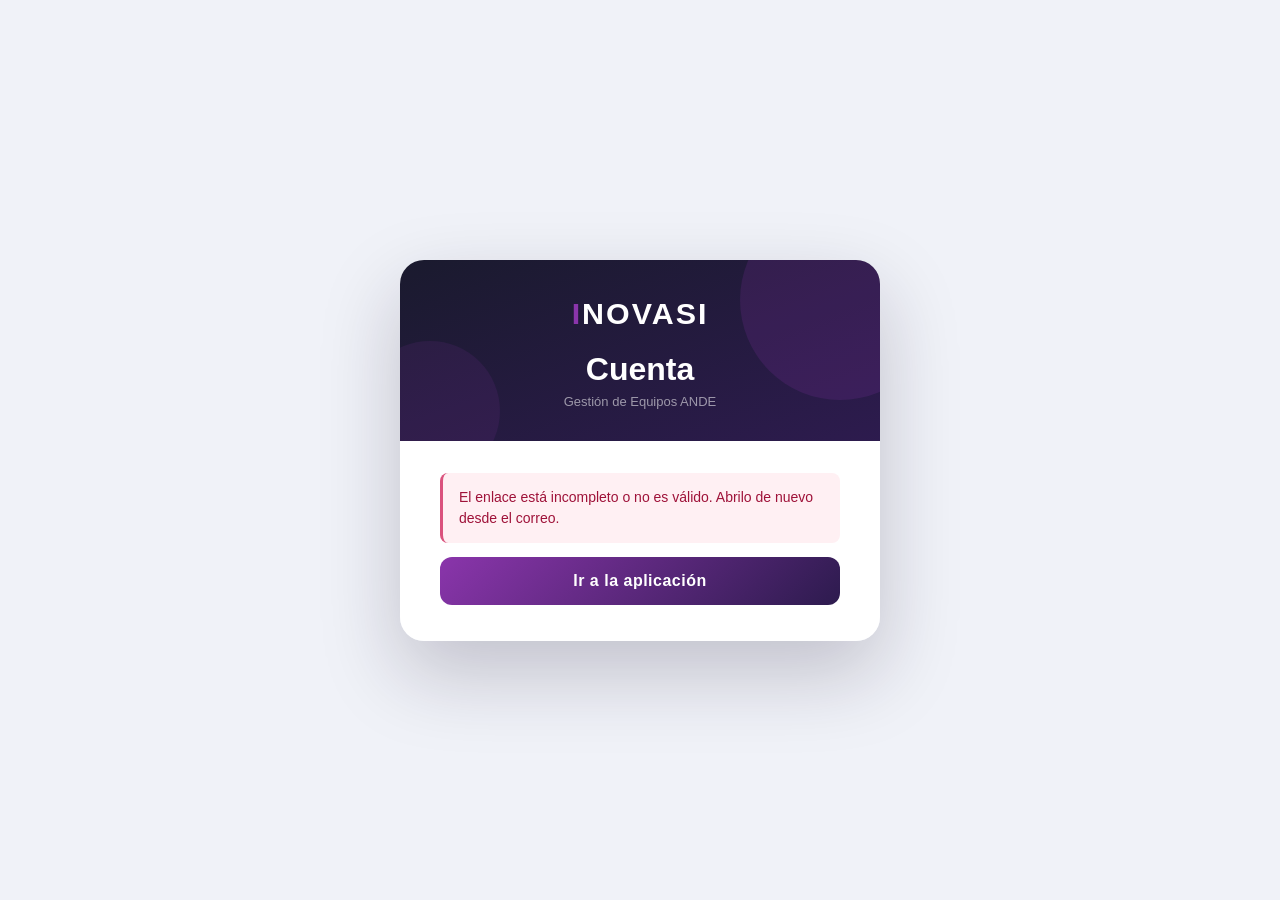
<file: cuenta.html>
<!DOCTYPE html>
<html lang="es">
<head>
    <meta charset="UTF-8">
    <meta name="viewport" content="width=device-width, initial-scale=1.0">
    <!-- Solo scripts propios y conexión a Supabase; sin referrer (el enlace es personal) -->
    <meta http-equiv="Content-Security-Policy"
          content="default-src 'self'; script-src 'self'; style-src 'self' 'unsafe-inline'; connect-src https://rnnsvvujedwcvcjyyajm.supabase.co; img-src 'self' data:; base-uri 'none'; form-action 'none'">
    <meta name="referrer" content="no-referrer">
    <meta name="robots" content="noindex, nofollow">
    <title>Cuenta · Gestión de Equipos ANDE</title>
    <link rel="stylesheet" href="styles.css">
</head>
<body>
    <div class="login-overlay">
        <div class="login-card cuenta-card">
            <div class="login-header">
                <div class="login-brand">
                    <span class="brand-text"><span class="brand-i">I</span>NOVASI</span>
                </div>
                <h2 class="login-greeting" id="cuentaTitulo">Cuenta</h2>
                <p class="login-subtitle" id="cuentaSubtitulo">Gestión de Equipos ANDE</p>
            </div>
            <div class="login-body" id="cuentaCuerpo">
                <div class="cuenta-cargando">⏳ Verificando el enlace…</div>
            </div>
        </div>
    </div>
    <script src="cuenta.js"></script>
</body>
</html>
</file>
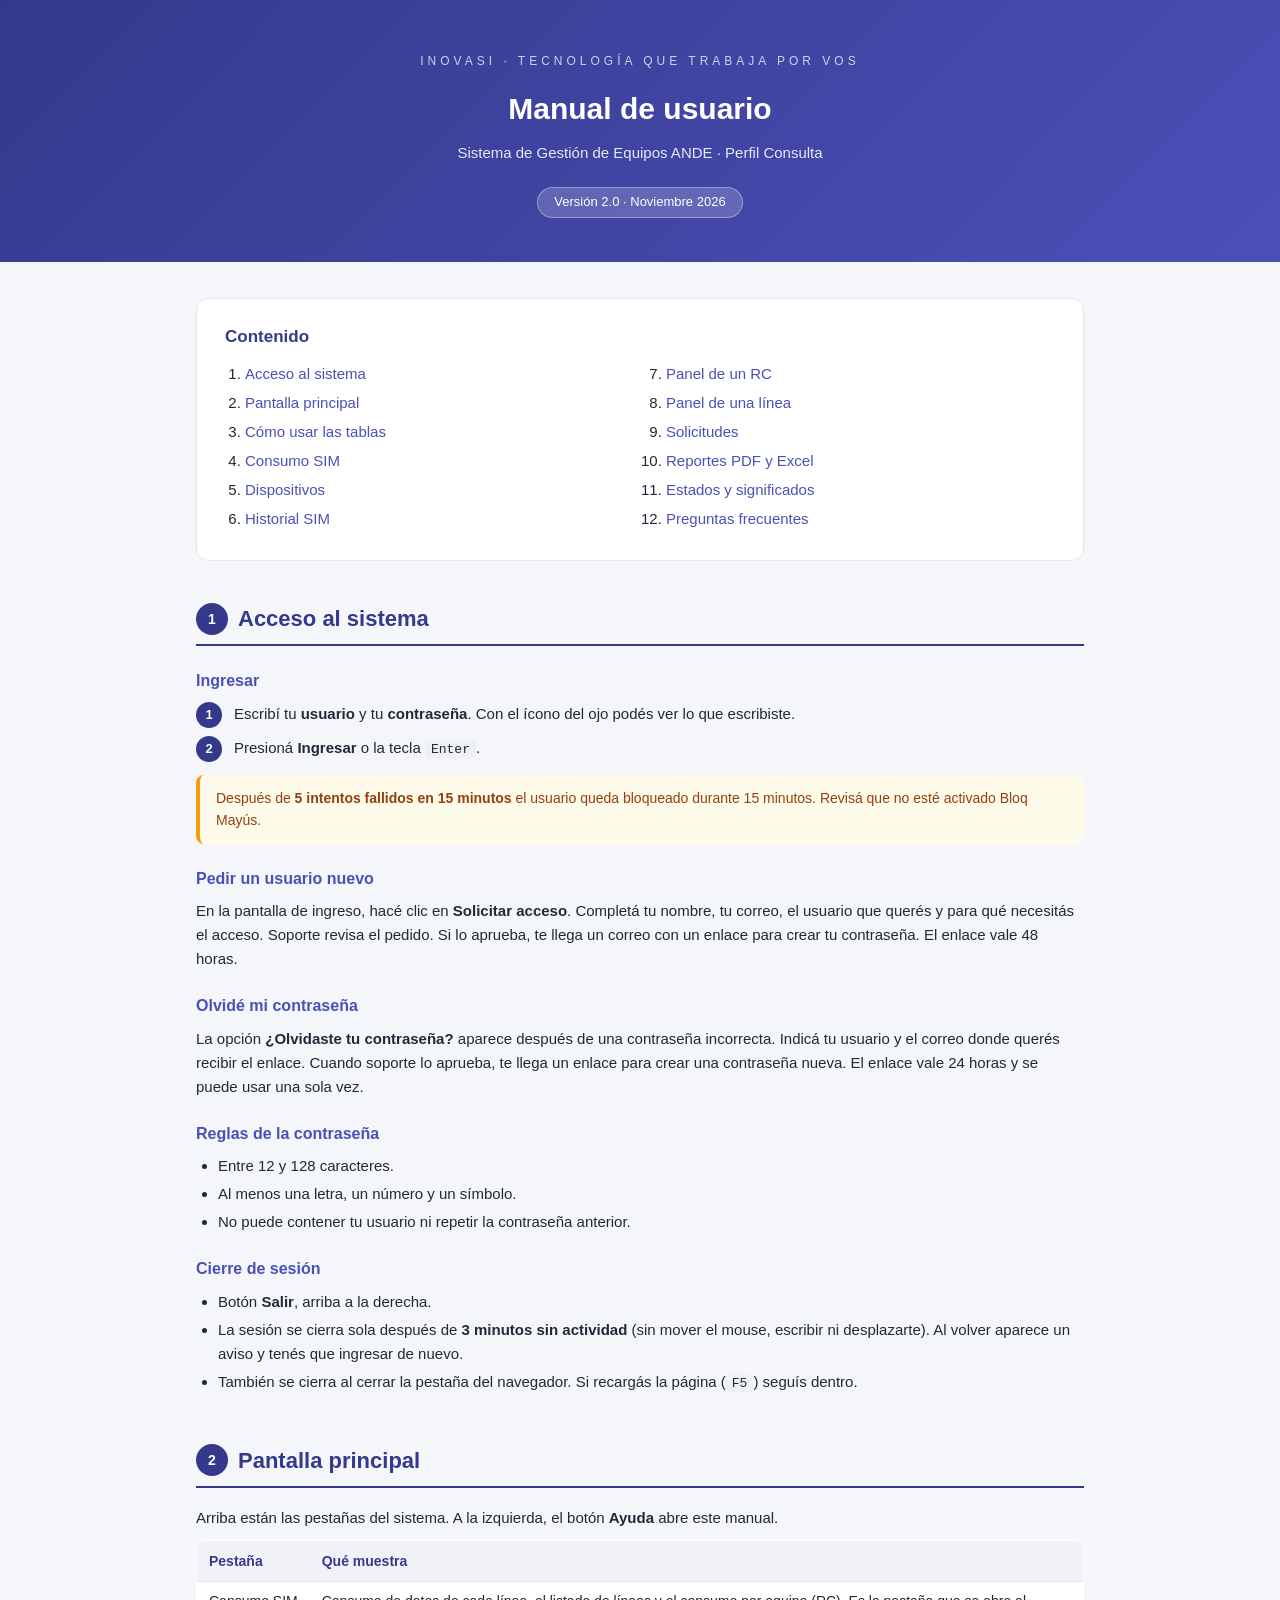
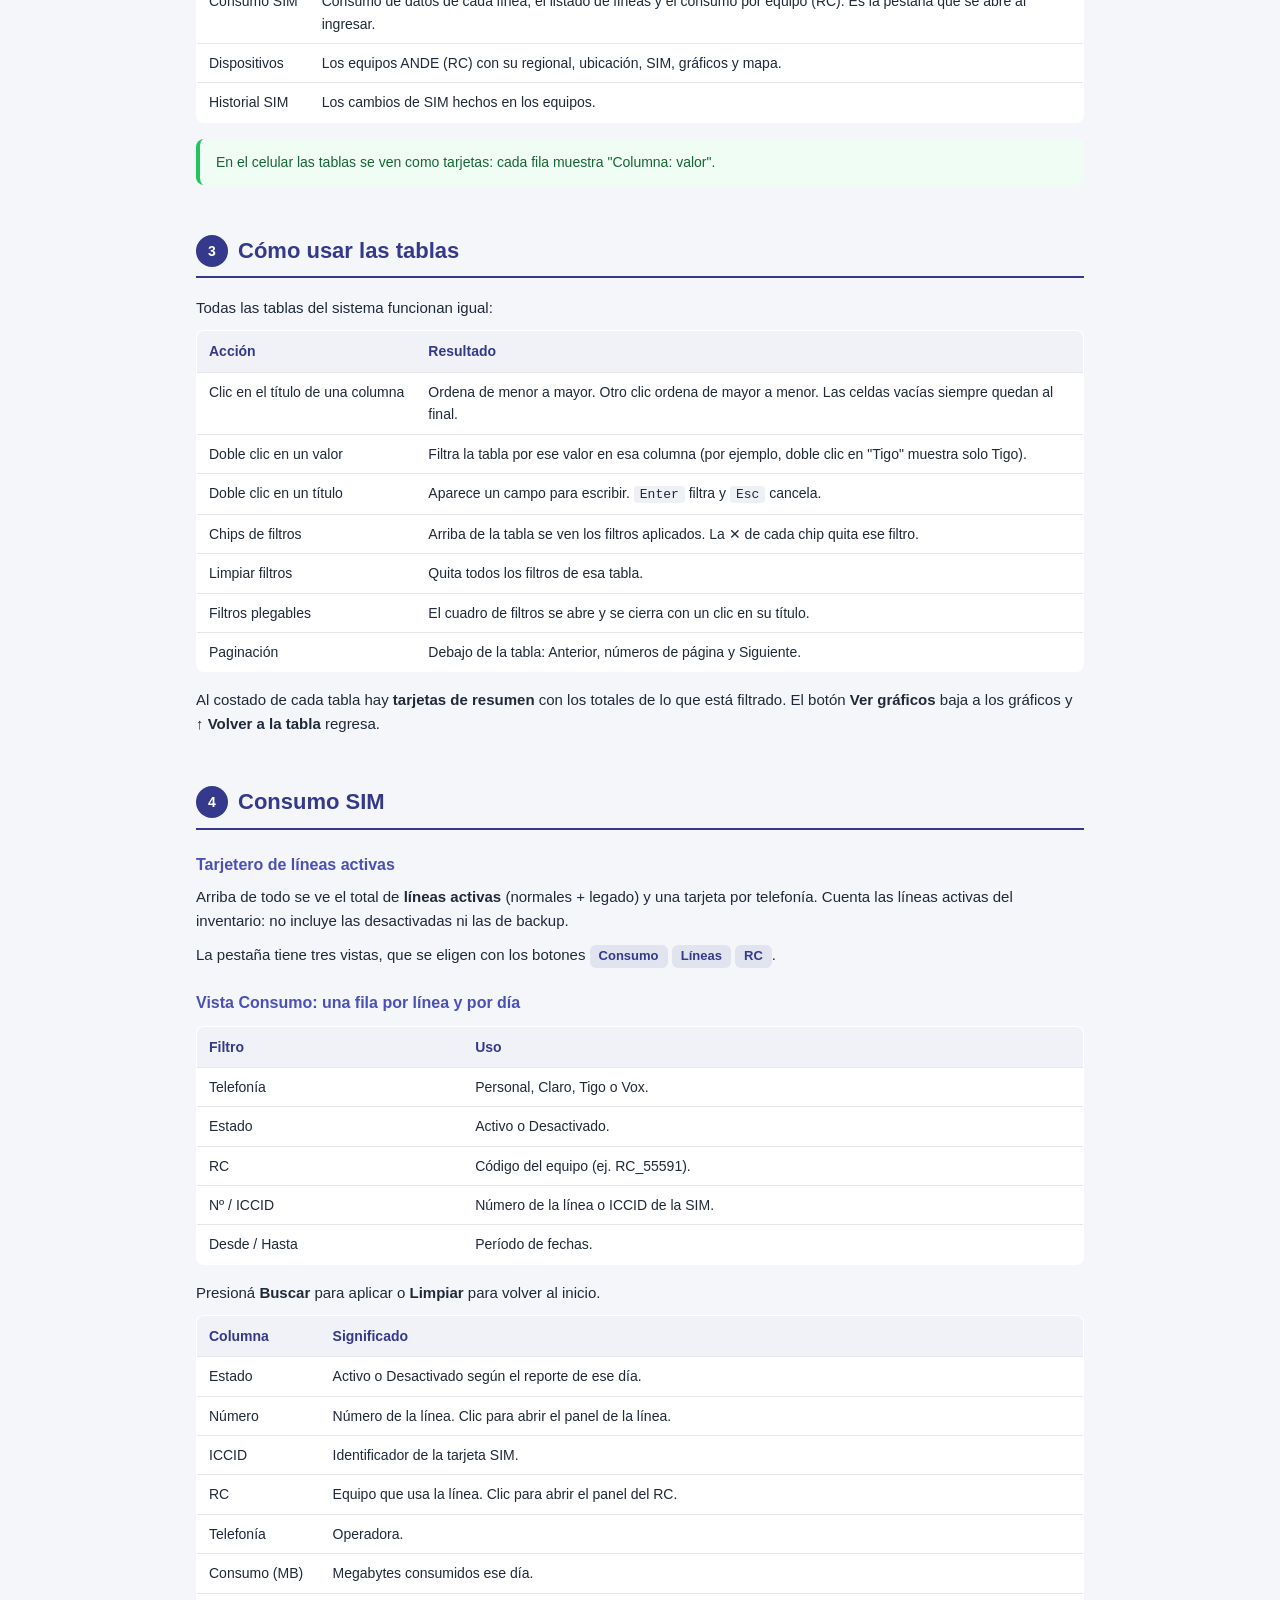
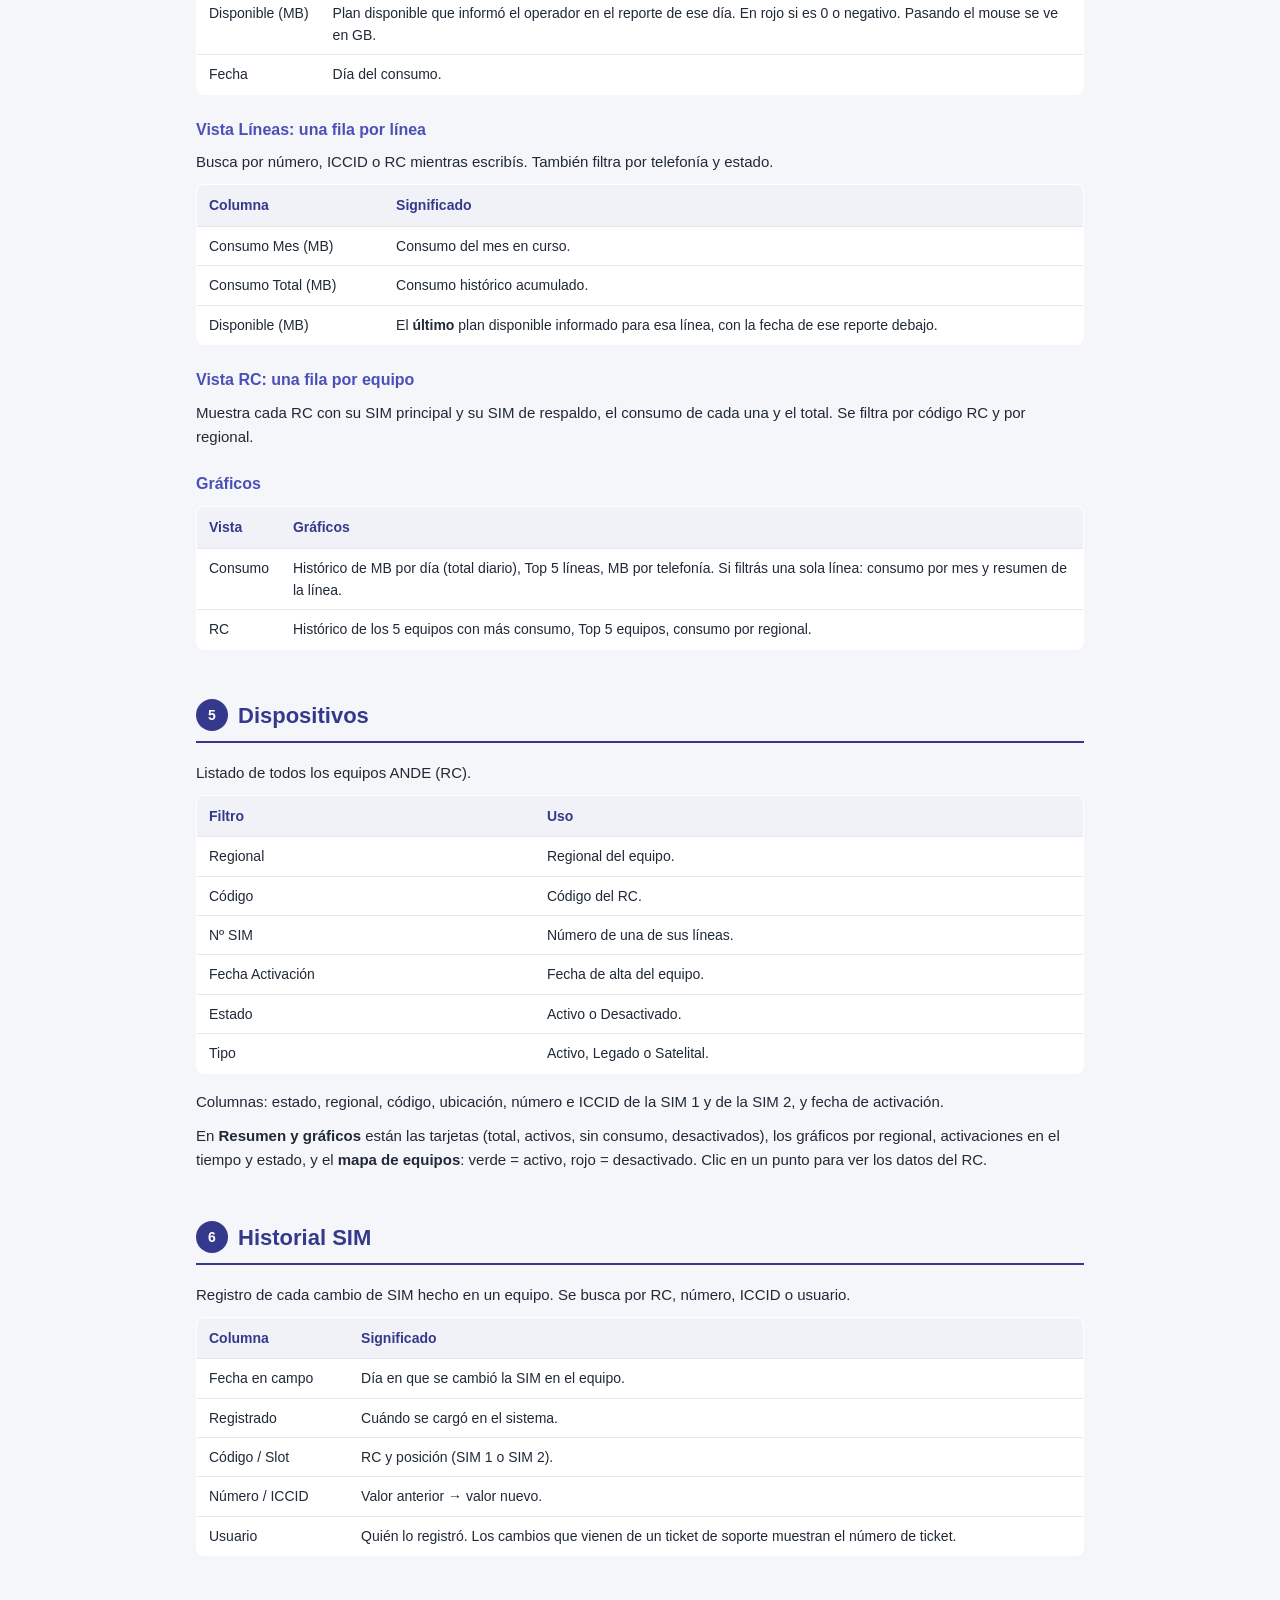
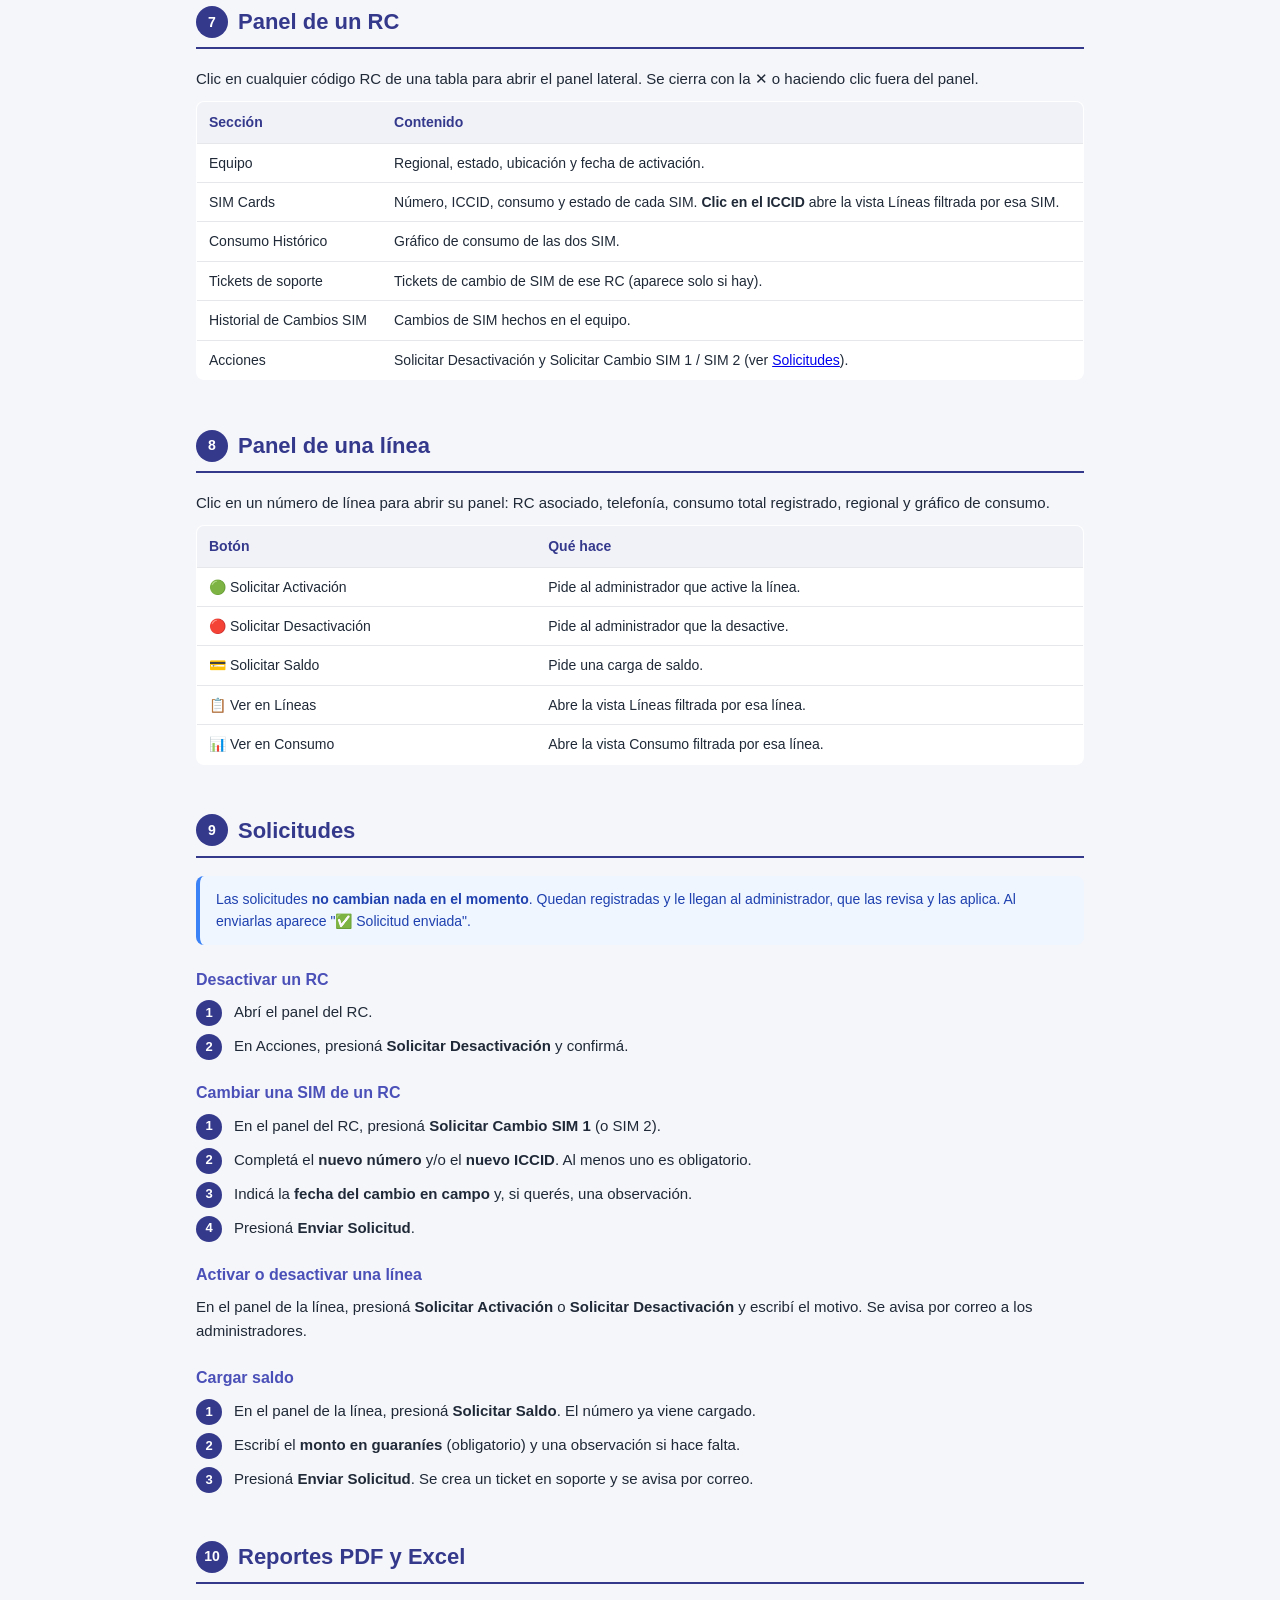
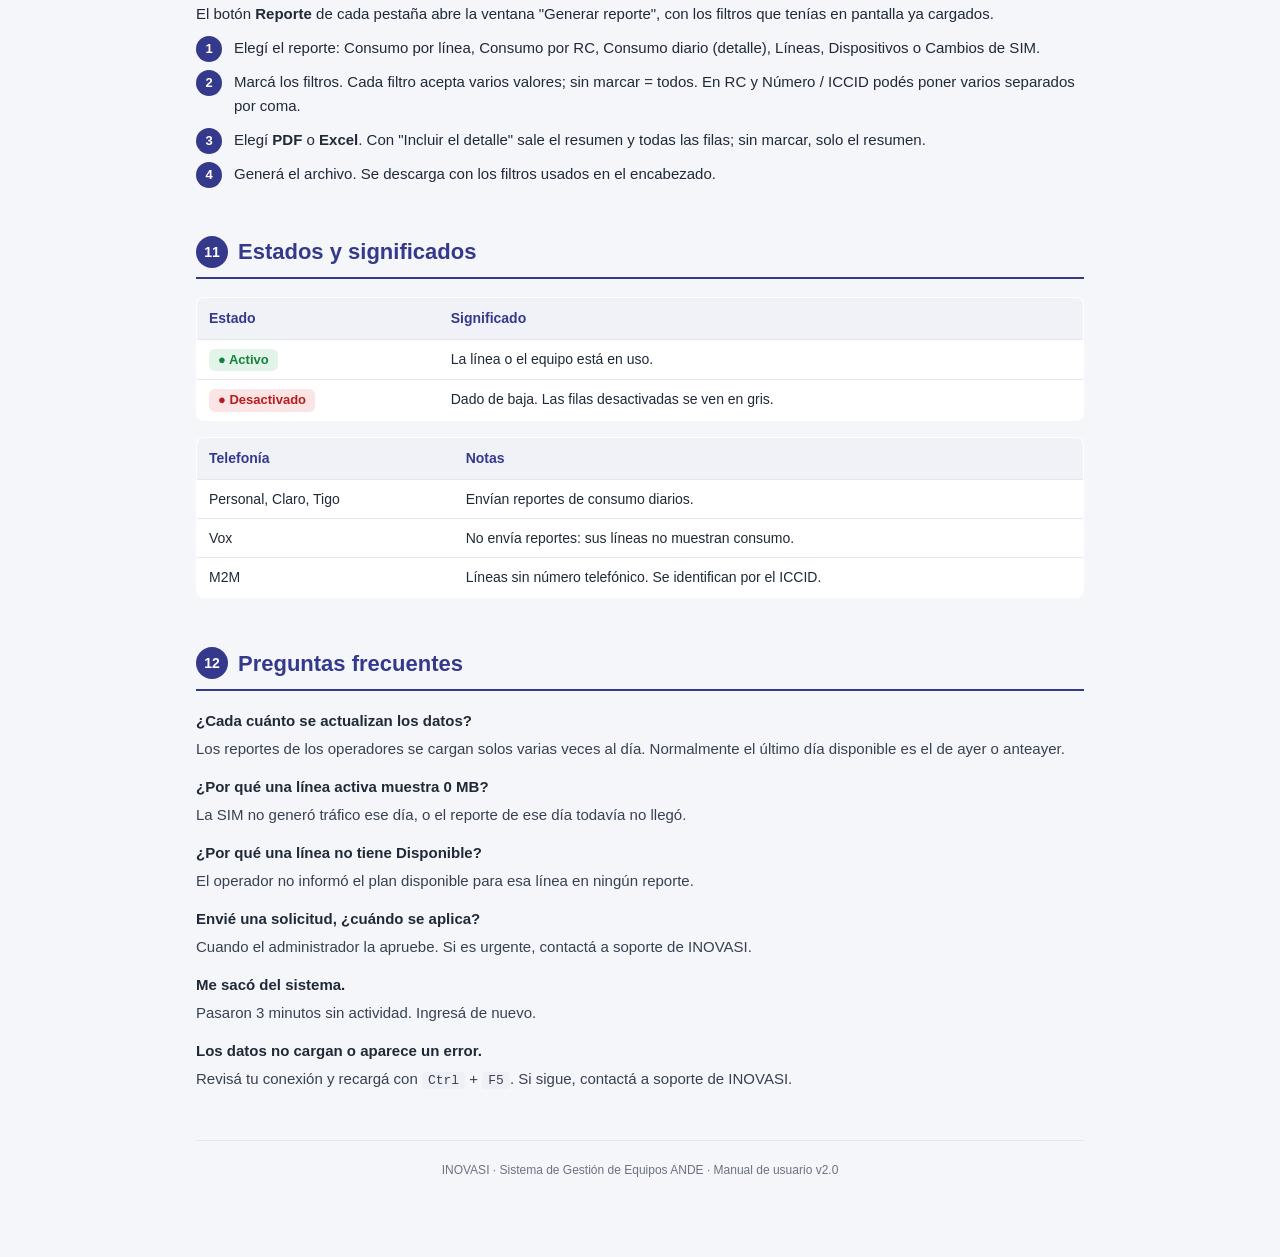
<file: manual-ande.html>
<!DOCTYPE html>
<html lang="es">
<head>
<meta charset="UTF-8">
<meta name="viewport" content="width=device-width, initial-scale=1.0">
<title>Manual de usuario · Gestión de Equipos ANDE</title>
<style>
    :root { --azul:#35398C; --azul-cl:#4a50b8; --bg:#f5f6fa; --card:#fff; --border:#e5e7eb; --text:#1f2937; --muted:#6b7280; }
    * { box-sizing: border-box; margin: 0; padding: 0; }
    body { font-family: 'Segoe UI', Arial, sans-serif; background: var(--bg); color: var(--text); font-size: 15px; line-height: 1.6; }
    .cover { background: linear-gradient(135deg, var(--azul) 0%, var(--azul-cl) 100%); color: #fff; padding: 52px 24px 44px; text-align: center; }
    .cover .brand { font-size: 12px; letter-spacing: 4px; text-transform: uppercase; opacity: .75; margin-bottom: 14px; }
    .cover h1 { font-size: 30px; margin-bottom: 8px; }
    .cover .sub { opacity: .88; margin-bottom: 22px; }
    .cover .chip { display: inline-block; background: rgba(255,255,255,.18); border: 1px solid rgba(255,255,255,.35); border-radius: 20px; padding: 4px 16px; font-size: 13px; }
    .wrapper { max-width: 920px; margin: 0 auto; padding: 36px 16px 80px; }
    .toc { background: var(--card); border: 1px solid var(--border); border-radius: 12px; padding: 24px 28px; margin-bottom: 40px; }
    .toc h2 { font-size: 17px; color: var(--azul); margin-bottom: 12px; }
    .toc ol { padding-left: 20px; columns: 2; column-gap: 32px; }
    @media (max-width: 640px) { .toc ol { columns: 1; } }
    .toc li { margin-bottom: 5px; break-inside: avoid; }
    .toc a { color: var(--azul-cl); text-decoration: none; }
    .toc a:hover { text-decoration: underline; }
    section { margin-bottom: 48px; scroll-margin-top: 16px; }
    h2.sec { font-size: 22px; color: var(--azul); border-bottom: 2px solid var(--azul); padding-bottom: 8px; margin-bottom: 18px; display: flex; align-items: center; gap: 10px; }
    h2.sec .num { background: var(--azul); color: #fff; border-radius: 50%; width: 32px; height: 32px; display: inline-flex; align-items: center; justify-content: center; font-size: 14px; flex-shrink: 0; }
    h3 { font-size: 16px; color: var(--azul-cl); margin: 22px 0 8px; }
    p { margin-bottom: 10px; }
    ul.lista { margin: 0 0 12px 22px; }
    ul.lista li { margin-bottom: 4px; }
    table { width: 100%; border-collapse: collapse; margin: 10px 0 16px; font-size: 14px; background: var(--card); border: 1px solid var(--border); border-radius: 8px; overflow: hidden; }
    th { background: #f0f2f8; color: var(--azul); font-weight: 600; text-align: left; padding: 9px 12px; }
    td { padding: 8px 12px; border-top: 1px solid var(--border); vertical-align: top; }
    td:first-child { white-space: nowrap; font-weight: 500; }
    .alert { border-radius: 8px; padding: 12px 16px; margin: 12px 0 16px; font-size: 14px; }
    .info { background: #eff6ff; border-left: 4px solid #3b82f6; color: #1e40af; }
    .warn { background: #fffbeb; border-left: 4px solid #f59e0b; color: #92400e; }
    .tip  { background: #f0fdf4; border-left: 4px solid #22c55e; color: #166534; }
    ol.pasos { counter-reset: p; list-style: none; margin: 8px 0 14px; }
    ol.pasos li { counter-increment: p; position: relative; padding-left: 38px; margin-bottom: 10px; }
    ol.pasos li::before { content: counter(p); position: absolute; left: 0; top: 0; background: var(--azul); color: #fff; border-radius: 50%; width: 26px; height: 26px; display: flex; align-items: center; justify-content: center; font-size: 13px; font-weight: 700; }
    .b { display: inline-block; border-radius: 6px; padding: 1px 9px; font-size: 13px; font-weight: 600; }
    .b-verde { background: rgba(22,163,74,.12); color: #15803d; }
    .b-rojo  { background: rgba(220,38,38,.12); color: #b91c1c; }
    .b-nar   { background: rgba(234,88,12,.12); color: #c2410c; }
    .b-gris  { background: rgba(107,114,128,.14); color: #4b5563; }
    .b-azul  { background: rgba(53,57,140,.1); color: var(--azul); }
    kbd, code { background: #eef0f6; border-radius: 4px; padding: 1px 6px; font-size: 13px; font-family: Consolas, monospace; }
    dl.faq dt { font-weight: 600; margin-top: 14px; }
    dl.faq dd { margin: 4px 0 0 0; color: #374151; }
    footer { text-align: center; font-size: 12px; color: var(--muted); border-top: 1px solid var(--border); padding-top: 20px; margin-top: 40px; }
    @media print { .cover { padding: 24px; } .toc { break-after: page; } section { break-inside: avoid-page; } body { background: #fff; } }
</style>
</head>
<body>

<div class="cover">
    <div class="brand">INOVASI · Tecnología que trabaja por vos</div>
    <h1>Manual de usuario</h1>
    <div class="sub">Sistema de Gestión de Equipos ANDE · Perfil Consulta</div>
    <span class="chip">Versión 2.0 · Noviembre 2026</span>
</div>

<div class="wrapper">

<nav class="toc">
    <h2>Contenido</h2>
    <ol>
        <li><a href="#acceso">Acceso al sistema</a></li>
        <li><a href="#pantalla">Pantalla principal</a></li>
        <li><a href="#tablas">Cómo usar las tablas</a></li>
        <li><a href="#consumo">Consumo SIM</a></li>
        <li><a href="#dispositivos">Dispositivos</a></li>
        <li><a href="#historial">Historial SIM</a></li>
        <li><a href="#panel-rc">Panel de un RC</a></li>
        <li><a href="#panel-sim">Panel de una línea</a></li>
        <li><a href="#solicitudes">Solicitudes</a></li>
        <li><a href="#reportes">Reportes PDF y Excel</a></li>
        <li><a href="#estados">Estados y significados</a></li>
        <li><a href="#faq">Preguntas frecuentes</a></li>
    </ol>
</nav>

<!-- 1 ─────────────────────────────────────────────── -->
<section id="acceso">
    <h2 class="sec"><span class="num">1</span>Acceso al sistema</h2>

    <h3>Ingresar</h3>
    <ol class="pasos">
        <li>Escribí tu <strong>usuario</strong> y tu <strong>contraseña</strong>. Con el ícono del ojo podés ver lo que escribiste.</li>
        <li>Presioná <strong>Ingresar</strong> o la tecla <kbd>Enter</kbd>.</li>
    </ol>
    <div class="alert warn">Después de <strong>5 intentos fallidos en 15 minutos</strong> el usuario queda bloqueado durante 15 minutos. Revisá que no esté activado Bloq Mayús.</div>

    <h3>Pedir un usuario nuevo</h3>
    <p>En la pantalla de ingreso, hacé clic en <strong>Solicitar acceso</strong>. Completá tu nombre, tu correo, el usuario que querés y para qué necesitás el acceso. Soporte revisa el pedido. Si lo aprueba, te llega un correo con un enlace para crear tu contraseña. El enlace vale 48 horas.</p>

    <h3>Olvidé mi contraseña</h3>
    <p>La opción <strong>¿Olvidaste tu contraseña?</strong> aparece después de una contraseña incorrecta. Indicá tu usuario y el correo donde querés recibir el enlace. Cuando soporte lo aprueba, te llega un enlace para crear una contraseña nueva. El enlace vale 24 horas y se puede usar una sola vez.</p>

    <h3>Reglas de la contraseña</h3>
    <ul class="lista">
        <li>Entre 12 y 128 caracteres.</li>
        <li>Al menos una letra, un número y un símbolo.</li>
        <li>No puede contener tu usuario ni repetir la contraseña anterior.</li>
    </ul>

    <h3>Cierre de sesión</h3>
    <ul class="lista">
        <li>Botón <strong>Salir</strong>, arriba a la derecha.</li>
        <li>La sesión se cierra sola después de <strong>3 minutos sin actividad</strong> (sin mover el mouse, escribir ni desplazarte). Al volver aparece un aviso y tenés que ingresar de nuevo.</li>
        <li>También se cierra al cerrar la pestaña del navegador. Si recargás la página (<kbd>F5</kbd>) seguís dentro.</li>
    </ul>
</section>

<!-- 2 ─────────────────────────────────────────────── -->
<section id="pantalla">
    <h2 class="sec"><span class="num">2</span>Pantalla principal</h2>
    <p>Arriba están las pestañas del sistema. A la izquierda, el botón <strong>Ayuda</strong> abre este manual.</p>
    <table>
        <tr><th>Pestaña</th><th>Qué muestra</th></tr>
        <tr><td>Consumo SIM</td><td>Consumo de datos de cada línea, el listado de líneas y el consumo por equipo (RC). Es la pestaña que se abre al ingresar.</td></tr>
        <tr><td>Dispositivos</td><td>Los equipos ANDE (RC) con su regional, ubicación, SIM, gráficos y mapa.</td></tr>
        <tr><td>Historial SIM</td><td>Los cambios de SIM hechos en los equipos.</td></tr>
    </table>
    <div class="alert tip">En el celular las tablas se ven como tarjetas: cada fila muestra "Columna: valor".</div>
</section>

<!-- 3 ─────────────────────────────────────────────── -->
<section id="tablas">
    <h2 class="sec"><span class="num">3</span>Cómo usar las tablas</h2>
    <p>Todas las tablas del sistema funcionan igual:</p>
    <table>
        <tr><th>Acción</th><th>Resultado</th></tr>
        <tr><td>Clic en el título de una columna</td><td>Ordena de menor a mayor. Otro clic ordena de mayor a menor. Las celdas vacías siempre quedan al final.</td></tr>
        <tr><td>Doble clic en un valor</td><td>Filtra la tabla por ese valor en esa columna (por ejemplo, doble clic en "Tigo" muestra solo Tigo).</td></tr>
        <tr><td>Doble clic en un título</td><td>Aparece un campo para escribir. <kbd>Enter</kbd> filtra y <kbd>Esc</kbd> cancela.</td></tr>
        <tr><td>Chips de filtros</td><td>Arriba de la tabla se ven los filtros aplicados. La ✕ de cada chip quita ese filtro.</td></tr>
        <tr><td>Limpiar filtros</td><td>Quita todos los filtros de esa tabla.</td></tr>
        <tr><td>Filtros plegables</td><td>El cuadro de filtros se abre y se cierra con un clic en su título.</td></tr>
        <tr><td>Paginación</td><td>Debajo de la tabla: Anterior, números de página y Siguiente.</td></tr>
    </table>
    <p>Al costado de cada tabla hay <strong>tarjetas de resumen</strong> con los totales de lo que está filtrado. El botón <strong>Ver gráficos</strong> baja a los gráficos y <strong>↑ Volver a la tabla</strong> regresa.</p>
</section>

<!-- 4 ─────────────────────────────────────────────── -->
<section id="consumo">
    <h2 class="sec"><span class="num">4</span>Consumo SIM</h2>

    <h3>Tarjetero de líneas activas</h3>
    <p>Arriba de todo se ve el total de <strong>líneas activas</strong> (normales + legado) y una tarjeta por telefonía. Cuenta las líneas activas del inventario: no incluye las desactivadas ni las de backup.</p>

    <p>La pestaña tiene tres vistas, que se eligen con los botones <span class="b b-azul">Consumo</span> <span class="b b-azul">Líneas</span> <span class="b b-azul">RC</span>.</p>

    <h3>Vista Consumo: una fila por línea y por día</h3>
    <table>
        <tr><th>Filtro</th><th>Uso</th></tr>
        <tr><td>Telefonía</td><td>Personal, Claro, Tigo o Vox.</td></tr>
        <tr><td>Estado</td><td>Activo o Desactivado.</td></tr>
        <tr><td>RC</td><td>Código del equipo (ej. RC_55591).</td></tr>
        <tr><td>Nº / ICCID</td><td>Número de la línea o ICCID de la SIM.</td></tr>
        <tr><td>Desde / Hasta</td><td>Período de fechas.</td></tr>
    </table>
    <p>Presioná <strong>Buscar</strong> para aplicar o <strong>Limpiar</strong> para volver al inicio.</p>
    <table>
        <tr><th>Columna</th><th>Significado</th></tr>
        <tr><td>Estado</td><td>Activo o Desactivado según el reporte de ese día.</td></tr>
        <tr><td>Número</td><td>Número de la línea. Clic para abrir el panel de la línea.</td></tr>
        <tr><td>ICCID</td><td>Identificador de la tarjeta SIM.</td></tr>
        <tr><td>RC</td><td>Equipo que usa la línea. Clic para abrir el panel del RC.</td></tr>
        <tr><td>Telefonía</td><td>Operadora.</td></tr>
        <tr><td>Consumo (MB)</td><td>Megabytes consumidos ese día.</td></tr>
        <tr><td>Disponible (MB)</td><td>Plan disponible que informó el operador en el reporte de ese día. En rojo si es 0 o negativo. Pasando el mouse se ve en GB.</td></tr>
        <tr><td>Fecha</td><td>Día del consumo.</td></tr>
    </table>

    <h3>Vista Líneas: una fila por línea</h3>
    <p>Busca por número, ICCID o RC mientras escribís. También filtra por telefonía y estado.</p>
    <table>
        <tr><th>Columna</th><th>Significado</th></tr>
        <tr><td>Consumo Mes (MB)</td><td>Consumo del mes en curso.</td></tr>
        <tr><td>Consumo Total (MB)</td><td>Consumo histórico acumulado.</td></tr>
        <tr><td>Disponible (MB)</td><td>El <strong>último</strong> plan disponible informado para esa línea, con la fecha de ese reporte debajo.</td></tr>
    </table>

    <h3>Vista RC: una fila por equipo</h3>
    <p>Muestra cada RC con su SIM principal y su SIM de respaldo, el consumo de cada una y el total. Se filtra por código RC y por regional.</p>

    <h3>Gráficos</h3>
    <table>
        <tr><th>Vista</th><th>Gráficos</th></tr>
        <tr><td>Consumo</td><td>Histórico de MB por día (total diario), Top 5 líneas, MB por telefonía. Si filtrás una sola línea: consumo por mes y resumen de la línea.</td></tr>
        <tr><td>RC</td><td>Histórico de los 5 equipos con más consumo, Top 5 equipos, consumo por regional.</td></tr>
    </table>
</section>

<!-- 5 ─────────────────────────────────────────────── -->
<section id="dispositivos">
    <h2 class="sec"><span class="num">5</span>Dispositivos</h2>
    <p>Listado de todos los equipos ANDE (RC).</p>
    <table>
        <tr><th>Filtro</th><th>Uso</th></tr>
        <tr><td>Regional</td><td>Regional del equipo.</td></tr>
        <tr><td>Código</td><td>Código del RC.</td></tr>
        <tr><td>Nº SIM</td><td>Número de una de sus líneas.</td></tr>
        <tr><td>Fecha Activación</td><td>Fecha de alta del equipo.</td></tr>
        <tr><td>Estado</td><td>Activo o Desactivado.</td></tr>
        <tr><td>Tipo</td><td>Activo, Legado o Satelital.</td></tr>
    </table>
    <p>Columnas: estado, regional, código, ubicación, número e ICCID de la SIM 1 y de la SIM 2, y fecha de activación.</p>
    <p>En <strong>Resumen y gráficos</strong> están las tarjetas (total, activos, sin consumo, desactivados), los gráficos por regional, activaciones en el tiempo y estado, y el <strong>mapa de equipos</strong>: verde = activo, rojo = desactivado. Clic en un punto para ver los datos del RC.</p>
</section>

<!-- 6 ─────────────────────────────────────────────── -->
<section id="historial">
    <h2 class="sec"><span class="num">6</span>Historial SIM</h2>
    <p>Registro de cada cambio de SIM hecho en un equipo. Se busca por RC, número, ICCID o usuario.</p>
    <table>
        <tr><th>Columna</th><th>Significado</th></tr>
        <tr><td>Fecha en campo</td><td>Día en que se cambió la SIM en el equipo.</td></tr>
        <tr><td>Registrado</td><td>Cuándo se cargó en el sistema.</td></tr>
        <tr><td>Código / Slot</td><td>RC y posición (SIM 1 o SIM 2).</td></tr>
        <tr><td>Número / ICCID</td><td>Valor anterior → valor nuevo.</td></tr>
        <tr><td>Usuario</td><td>Quién lo registró. Los cambios que vienen de un ticket de soporte muestran el número de ticket.</td></tr>
    </table>
</section>

<!-- 7 ─────────────────────────────────────────────── -->
<section id="panel-rc">
    <h2 class="sec"><span class="num">7</span>Panel de un RC</h2>
    <p>Clic en cualquier código RC de una tabla para abrir el panel lateral. Se cierra con la ✕ o haciendo clic fuera del panel.</p>
    <table>
        <tr><th>Sección</th><th>Contenido</th></tr>
        <tr><td>Equipo</td><td>Regional, estado, ubicación y fecha de activación.</td></tr>
        <tr><td>SIM Cards</td><td>Número, ICCID, consumo y estado de cada SIM. <strong>Clic en el ICCID</strong> abre la vista Líneas filtrada por esa SIM.</td></tr>
        <tr><td>Consumo Histórico</td><td>Gráfico de consumo de las dos SIM.</td></tr>
        <tr><td>Tickets de soporte</td><td>Tickets de cambio de SIM de ese RC (aparece solo si hay).</td></tr>
        <tr><td>Historial de Cambios SIM</td><td>Cambios de SIM hechos en el equipo.</td></tr>
        <tr><td>Acciones</td><td>Solicitar Desactivación y Solicitar Cambio SIM 1 / SIM 2 (ver <a href="#solicitudes">Solicitudes</a>).</td></tr>
    </table>
</section>

<!-- 8 ─────────────────────────────────────────────── -->
<section id="panel-sim">
    <h2 class="sec"><span class="num">8</span>Panel de una línea</h2>
    <p>Clic en un número de línea para abrir su panel: RC asociado, telefonía, consumo total registrado, regional y gráfico de consumo.</p>
    <table>
        <tr><th>Botón</th><th>Qué hace</th></tr>
        <tr><td>🟢 Solicitar Activación</td><td>Pide al administrador que active la línea.</td></tr>
        <tr><td>🔴 Solicitar Desactivación</td><td>Pide al administrador que la desactive.</td></tr>
        <tr><td>💳 Solicitar Saldo</td><td>Pide una carga de saldo.</td></tr>
        <tr><td>📋 Ver en Líneas</td><td>Abre la vista Líneas filtrada por esa línea.</td></tr>
        <tr><td>📊 Ver en Consumo</td><td>Abre la vista Consumo filtrada por esa línea.</td></tr>
    </table>
</section>

<!-- 9 ─────────────────────────────────────────────── -->
<section id="solicitudes">
    <h2 class="sec"><span class="num">9</span>Solicitudes</h2>
    <div class="alert info">Las solicitudes <strong>no cambian nada en el momento</strong>. Quedan registradas y le llegan al administrador, que las revisa y las aplica. Al enviarlas aparece "✅ Solicitud enviada".</div>

    <h3>Desactivar un RC</h3>
    <ol class="pasos">
        <li>Abrí el panel del RC.</li>
        <li>En Acciones, presioná <strong>Solicitar Desactivación</strong> y confirmá.</li>
    </ol>

    <h3>Cambiar una SIM de un RC</h3>
    <ol class="pasos">
        <li>En el panel del RC, presioná <strong>Solicitar Cambio SIM 1</strong> (o SIM 2).</li>
        <li>Completá el <strong>nuevo número</strong> y/o el <strong>nuevo ICCID</strong>. Al menos uno es obligatorio.</li>
        <li>Indicá la <strong>fecha del cambio en campo</strong> y, si querés, una observación.</li>
        <li>Presioná <strong>Enviar Solicitud</strong>.</li>
    </ol>

    <h3>Activar o desactivar una línea</h3>
    <p>En el panel de la línea, presioná <strong>Solicitar Activación</strong> o <strong>Solicitar Desactivación</strong> y escribí el motivo. Se avisa por correo a los administradores.</p>

    <h3>Cargar saldo</h3>
    <ol class="pasos">
        <li>En el panel de la línea, presioná <strong>Solicitar Saldo</strong>. El número ya viene cargado.</li>
        <li>Escribí el <strong>monto en guaraníes</strong> (obligatorio) y una observación si hace falta.</li>
        <li>Presioná <strong>Enviar Solicitud</strong>. Se crea un ticket en soporte y se avisa por correo.</li>
    </ol>
</section>

<!-- 10 ────────────────────────────────────────────── -->
<section id="reportes">
    <h2 class="sec"><span class="num">10</span>Reportes PDF y Excel</h2>
    <p>El botón <strong>Reporte</strong> de cada pestaña abre la ventana "Generar reporte", con los filtros que tenías en pantalla ya cargados.</p>
    <ol class="pasos">
        <li>Elegí el reporte: Consumo por línea, Consumo por RC, Consumo diario (detalle), Líneas, Dispositivos o Cambios de SIM.</li>
        <li>Marcá los filtros. Cada filtro acepta varios valores; sin marcar = todos. En RC y Número / ICCID podés poner varios separados por coma.</li>
        <li>Elegí <strong>PDF</strong> o <strong>Excel</strong>. Con "Incluir el detalle" sale el resumen y todas las filas; sin marcar, solo el resumen.</li>
        <li>Generá el archivo. Se descarga con los filtros usados en el encabezado.</li>
    </ol>
</section>

<!-- 11 ────────────────────────────────────────────── -->
<section id="estados">
    <h2 class="sec"><span class="num">11</span>Estados y significados</h2>
    <table>
        <tr><th>Estado</th><th>Significado</th></tr>
        <tr><td><span class="b b-verde">● Activo</span></td><td>La línea o el equipo está en uso.</td></tr>
        <tr><td><span class="b b-rojo">● Desactivado</span></td><td>Dado de baja. Las filas desactivadas se ven en gris.</td></tr>
    </table>
    <table>
        <tr><th>Telefonía</th><th>Notas</th></tr>
        <tr><td>Personal, Claro, Tigo</td><td>Envían reportes de consumo diarios.</td></tr>
        <tr><td>Vox</td><td>No envía reportes: sus líneas no muestran consumo.</td></tr>
        <tr><td>M2M</td><td>Líneas sin número telefónico. Se identifican por el ICCID.</td></tr>
    </table>
</section>

<!-- 12 ────────────────────────────────────────────── -->
<section id="faq">
    <h2 class="sec"><span class="num">12</span>Preguntas frecuentes</h2>
    <dl class="faq">
        <dt>¿Cada cuánto se actualizan los datos?</dt>
        <dd>Los reportes de los operadores se cargan solos varias veces al día. Normalmente el último día disponible es el de ayer o anteayer.</dd>
        <dt>¿Por qué una línea activa muestra 0 MB?</dt>
        <dd>La SIM no generó tráfico ese día, o el reporte de ese día todavía no llegó.</dd>
        <dt>¿Por qué una línea no tiene Disponible?</dt>
        <dd>El operador no informó el plan disponible para esa línea en ningún reporte.</dd>
        <dt>Envié una solicitud, ¿cuándo se aplica?</dt>
        <dd>Cuando el administrador la apruebe. Si es urgente, contactá a soporte de INOVASI.</dd>
        <dt>Me sacó del sistema.</dt>
        <dd>Pasaron 3 minutos sin actividad. Ingresá de nuevo.</dd>
        <dt>Los datos no cargan o aparece un error.</dt>
        <dd>Revisá tu conexión y recargá con <kbd>Ctrl</kbd> + <kbd>F5</kbd>. Si sigue, contactá a soporte de INOVASI.</dd>
    </dl>
</section>

<footer>INOVASI · Sistema de Gestión de Equipos ANDE · Manual de usuario v2.0</footer>
</div>
</body>
</html>
</file>
<file: styles.css>
/* ── LOGIN ── */
.login-overlay {
    position: fixed;
    inset: 0;
    background: #f0f2f8;
    display: flex;
    align-items: center;
    justify-content: center;
    z-index: 1000;
}

.login-card {
    width: 100%;
    max-width: 400px;
    border-radius: 24px;
    overflow: hidden;
    box-shadow: 0 32px 80px rgba(26, 18, 46, 0.22);
}

/* Header oscuro */
.login-header {
    background: linear-gradient(160deg, #1A1A2E 0%, #2D1B4E 100%);
    padding: 36px 40px 32px;
    text-align: center;
    position: relative;
    overflow: hidden;
}

.login-header::before {
    content: '';
    position: absolute;
    top: -60px; right: -60px;
    width: 200px; height: 200px;
    border-radius: 50%;
    background: rgba(138, 53, 171, 0.18);
}

.login-header::after {
    content: '';
    position: absolute;
    bottom: -40px; left: -40px;
    width: 140px; height: 140px;
    border-radius: 50%;
    background: rgba(138, 53, 171, 0.12);
}

.login-brand {
    display: flex;
    align-items: center;
    justify-content: center;
    gap: 12px;
    margin-bottom: 20px;
    position: relative;
    z-index: 1;
}

.brand-icon {
    width: 48px;
    height: 48px;
    flex-shrink: 0;
}

.brand-text {
    font-size: 1.9em;
    font-weight: 800;
    color: white;
    letter-spacing: 2px;
}

.brand-i {
    color: #8A35AB;
}

.login-tagline {
    font-size: 11px;
    letter-spacing: 1.5px;
    text-transform: uppercase;
    color: rgba(255,255,255,0.45);
    margin-bottom: 18px;
    position: relative;
    z-index: 1;
}

.login-greeting {
    font-size: 2em;
    font-weight: 700;
    color: white;
    margin-bottom: 6px;
    border: none;
    padding: 0;
    position: relative;
    z-index: 1;
}

.login-subtitle {
    font-size: 13px;
    color: rgba(255,255,255,0.55);
    position: relative;
    z-index: 1;
}

/* Cuerpo blanco */
.login-body {
    background: white;
    padding: 32px 40px 36px;
}

.login-error {
    display: flex;
    align-items: center;
    gap: 8px;
    background: #fff0f3;
    border-left: 3px solid #DA527D;
    color: #c0405f;
    border-radius: 8px;
    padding: 11px 14px;
    margin-bottom: 18px;
    font-size: 13px;
    font-weight: 500;
}

.login-group {
    margin-bottom: 16px;
}

.input-icon-wrap {
    position: relative;
    display: flex;
    align-items: center;
}

.input-icon {
    position: absolute;
    left: 14px;
    width: 18px;
    height: 18px;
    color: #aaa;
    pointer-events: none;
    flex-shrink: 0;
}

.login-group input {
    width: 100%;
    padding: 14px 44px;
    background: #f4f5fb;
    border: 2px solid transparent;
    border-radius: 12px;
    font-size: 15px;
    color: #1A1A2E;
    transition: all 0.25s;
    outline: none;
}

.login-group input::placeholder {
    color: #b0b4c8;
}

.login-group input:focus {
    border-color: #8A35AB;
    background: white;
    box-shadow: 0 0 0 4px rgba(138, 53, 171, 0.1);
}

.toggle-pwd {
    position: absolute;
    right: 12px;
    background: none;
    border: none;
    cursor: pointer;
    padding: 4px;
    color: #aaa;
    display: flex;
    align-items: center;
    transition: color 0.2s;
    flex: none;
    width: auto;
    transform: none;
    box-shadow: none;
}

.toggle-pwd:hover {
    color: #8A35AB;
    background: none;
    transform: none;
    box-shadow: none;
}

.toggle-pwd svg {
    width: 18px;
    height: 18px;
}

.login-btn {
    width: 100%;
    padding: 15px;
    margin-top: 8px;
    background: linear-gradient(135deg, #8A35AB 0%, #2D1B4E 100%);
    color: white;
    border: none;
    border-radius: 12px;
    font-size: 16px;
    font-weight: 700;
    cursor: pointer;
    letter-spacing: 0.5px;
    transition: opacity 0.2s, transform 0.2s, box-shadow 0.2s;
}

.login-btn:hover {
    opacity: 1;
    transform: translateY(-2px);
    box-shadow: 0 8px 24px rgba(138, 53, 171, 0.45);
    background: linear-gradient(135deg, #9B3DBF 0%, #3D2560 100%);
}

* {
    margin: 0;
    padding: 0;
    box-sizing: border-box;
}

body {
    font-family: 'Segoe UI', Tahoma, Geneva, Verdana, sans-serif;
    background: linear-gradient(135deg, #35398C 0%, #904783 100%);
    min-height: 100vh;
    padding: 20px;
}

.container {
    max-width: 1400px;
    margin: 0 auto;
    background: white;
    border-radius: 15px;
    padding: 30px;
    box-shadow: 0 20px 60px rgba(0,0,0,0.3);
}

h1 {
    color: #333;
    text-align: center;
    margin-bottom: 30px;
    font-size: 2.5em;
}

.btn-logout {
    position: fixed;
    top: 14px;
    right: 18px;
    z-index: 999;
    display: inline-flex;
    align-items: center;
    gap: 5px;
    padding: 6px 12px;
    background: #fff;
    color: #dc2626;
    border: 1.5px solid #fca5a5;
    border-radius: 7px;
    font-size: 12px;
    font-weight: 600;
    cursor: pointer;
    box-shadow: 0 2px 8px rgba(0,0,0,0.08);
    transition: background 0.15s, border-color 0.15s;
    white-space: nowrap;
}
.btn-logout:hover {
    background: #fef2f2;
    border-color: #dc2626;
}

h2 {
    color: #35398C;
    margin-bottom: 20px;
    border-bottom: 3px solid #35398C;
    padding-bottom: 10px;
}

/* Filtros */
.filters {
    background: #f8f9fa;
    padding: 25px;
    border-radius: 10px;
    margin-bottom: 30px;
    border: 2px solid #35398C;
}

.filter-row {
    display: grid;
    grid-template-columns: repeat(auto-fit, minmax(200px, 1fr));
    gap: 16px;
    margin-bottom: 10px;
}

.filter-group {
    margin-bottom: 0;
}

.filter-group label {
    display: block;
    margin-bottom: 5px;
    color: #35398C;
    font-weight: 600;
}

.filter-group input,
.filter-group select {
    width: 100%;
    padding: 12px;
    border: 2px solid #ddd;
    border-radius: 8px;
    font-size: 15px;
    background: white;
    transition: all 0.3s;
    appearance: none;
    -webkit-appearance: none;
    background-image: none;
}

.filter-group select {
    cursor: pointer;
    background-image: url("data:image/svg+xml,%3Csvg xmlns='http://www.w3.org/2000/svg' width='12' height='12' viewBox='0 0 24 24' fill='none' stroke='%2335398C' stroke-width='2'%3E%3Cpolyline points='6 9 12 15 18 9'/%3E%3C/svg%3E");
    background-repeat: no-repeat;
    background-position: right 12px center;
    padding-right: 36px;
}

.filter-group input:focus,
.filter-group select:focus {
    outline: none;
    border-color: #35398C;
    box-shadow: 0 0 0 3px rgba(53, 57, 140, 0.1);
}

.filter-buttons {
    display: flex;
    gap: 10px;
    margin-top: 20px;
}

button {
    flex: 1;
    padding: 12px 24px;
    background: #35398C;
    color: white;
    border: none;
    border-radius: 8px;
    font-size: 16px;
    font-weight: 600;
    cursor: pointer;
    transition: all 0.3s;
}

button:hover {
    background: #644087;
    transform: translateY(-2px);
    box-shadow: 0 5px 15px rgba(53, 57, 140, 0.3);
}

.btn-secondary {
    background: #904783;
}

.btn-secondary:hover {
    background: #B44C80;
}

.btn-refresh {
    background: #0e7490;
}

.btn-refresh:hover {
    background: #0891b2;
}

.btn-refresh:disabled {
    opacity: 0.6;
    cursor: not-allowed;
    transform: none !important;
    box-shadow: none !important;
}

/* ── Barras 3D ── */
.bars3d-wrap {
    padding: 6px 0 2px;
}
.bar3d-row {
    display: flex;
    align-items: center;
    gap: 10px;
    margin-bottom: 10px;
    cursor: pointer;
    user-select: none;
}
.bar3d-row:last-child { margin-bottom: 0; }
.bar3d-label {
    width: 88px;
    min-width: 88px;
    font-size: 11.5px;
    font-weight: 600;
    color: #4f46e5;
    text-align: right;
    white-space: nowrap;
    overflow: hidden;
    text-overflow: ellipsis;
    transition: color .15s;
    flex-shrink: 0;
}
.bar3d-row:hover .bar3d-label {
    color: #818cf8;
    text-decoration: underline;
}
.bar3d-track {
    flex: 1;
    display: flex;
    align-items: center;
    gap: 8px;
    min-width: 0;
    padding-top: 7px;
    padding-right: 7px;
}
.bar3d-outer {
    position: relative;
    height: 20px;
    flex-shrink: 0;
    min-width: 4px;
    transition: filter .15s;
}
.bar3d-row:hover .bar3d-outer { filter: brightness(1.12); }
/* Cara frontal */
.bar3d-front {
    position: absolute;
    inset: 0;
    border-radius: 0 3px 3px 0;
}
/* Cara superior (perspectiva isométrica) */
.bar3d-top {
    position: absolute;
    top: -7px;
    left: 7px;
    right: -7px;
    height: 7px;
    clip-path: polygon(0 100%, 7px 0, 100% 0, calc(100% - 7px) 100%);
    border-radius: 0 3px 0 0;
}
/* Cara lateral derecha */
.bar3d-side {
    position: absolute;
    top: -7px;
    right: -7px;
    width: 7px;
    bottom: 0;
    clip-path: polygon(0 7px, 7px 0, 7px 100%, 0 100%);
}
.bar3d-value {
    font-size: 11px;
    color: #94a3b8;
    white-space: nowrap;
    flex-shrink: 0;
}

/* Estadísticas */
.stats {
    display: grid;
    grid-template-columns: repeat(auto-fit, minmax(200px, 1fr));
    gap: 20px;
    margin-bottom: 30px;
}

.stat-card {
    background: linear-gradient(135deg, #35398C 0%, #644087 100%);
    color: white;
    padding: 25px;
    border-radius: 10px;
    text-align: center;
    box-shadow: 0 5px 15px rgba(0,0,0,0.1);
}

.stat-card:nth-child(2) {
    background: linear-gradient(135deg, #DA527D 0%, #B44C80 100%);
}

.stat-card:nth-child(3) {
    background: linear-gradient(135deg, #B44C80 0%, #904783 100%);
}

.stat-card h3 {
    font-size: 14px;
    margin-bottom: 10px;
    opacity: 0.9;
}

.stat-card p {
    font-size: 28px;
    font-weight: bold;
}

/* Gráficos */
.charts {
    display: grid;
    grid-template-columns: repeat(auto-fit, minmax(350px, 1fr));
    gap: 20px;
    margin-bottom: 30px;
}

.chart-container {
    background: white;
    padding: 20px 20px 16px;
    border-radius: 16px;
    box-shadow: 0 4px 24px rgba(53,57,140,0.09), 0 1px 4px rgba(0,0,0,0.04);
    border: 1.5px solid #e5e8f5;
    overflow: hidden;
    position: relative;
}

.chart-container::before {
    content: '';
    position: absolute;
    top: 0; left: 0; right: 0;
    height: 3px;
    background: linear-gradient(90deg, #35398C 0%, #8A35AB 50%, #DA527D 100%);
}

.chart-container h3 {
    color: #1A1A2E;
    margin-bottom: 14px;
    margin-top: 4px;
    font-size: 12px;
    font-weight: 700;
    letter-spacing: 0.6px;
    text-transform: uppercase;
    opacity: 0.65;
}

/* Wrapper de canvas con altura fija para que no desborde */
.chart-wrap {
    position: relative;
    height: 260px;
    overflow: hidden;
}

/* Tabla */
.table-container {
    overflow-x: auto;
}

#loading {
    text-align: center;
    padding: 40px;
    font-size: 18px;
    color: #35398C;
}

table {
    width: 100%;
    border-collapse: collapse;
    margin-top: 20px;
}

thead {
    background: #35398C;
    color: white;
}

th {
    padding: 15px;
    text-align: left;
    font-weight: 600;
}

th.sortable {
    cursor: pointer;
    user-select: none;
    white-space: nowrap;
}
th.sortable:hover {
    background: #2a2e76;
}
th.sortable::after {
    content: ' ⇅';
    opacity: 0.35;
    font-size: 11px;
}
th.sort-asc::after {
    content: ' ▲';
    opacity: 1;
}
th.sort-desc::after {
    content: ' ▼';
    opacity: 1;
}

td {
    padding: 12px 15px;
    border-bottom: 1px solid #eee;
}

tbody tr:hover {
    background: rgba(53, 57, 140, 0.05);
}

tbody tr:nth-child(even) {
    background: #f9f9f9;
}

tbody tr:nth-child(odd) {
    background: white;
}

/* ── BOTÓN IMPORTAR ── */
.table-header-row {
    display: flex;
    align-items: center;
    justify-content: space-between;
    flex-wrap: wrap;
    gap: 12px;
    margin-bottom: 20px;
}

.table-header-row h2 {
    margin-bottom: 0;
    border-bottom: none;
    padding-bottom: 0;
}

.btn-import-open {
    display: inline-flex;
    align-items: center;
    gap: 8px;
    padding: 10px 20px;
    background: linear-gradient(135deg, #8A35AB 0%, #2D1B4E 100%);
    color: white;
    border: none;
    border-radius: 10px;
    font-size: 14px;
    font-weight: 600;
    cursor: pointer;
    transition: box-shadow 0.2s, transform 0.2s;
    flex: none;
    width: auto;
    transform: none;
    box-shadow: none;
}

.btn-import-open:hover {
    box-shadow: 0 6px 20px rgba(138, 53, 171, 0.4);
    transform: translateY(-2px);
    background: linear-gradient(135deg, #9B3DBF 0%, #3D2560 100%);
}

/* ── MODAL IMPORTACIÓN ── */
.import-modal-overlay {
    position: fixed;
    inset: 0;
    background: rgba(26, 18, 46, 0.55);
    backdrop-filter: blur(4px);
    display: flex;
    align-items: center;
    justify-content: center;
    z-index: 2000;
    padding: 20px;
}

.import-modal-card {
    background: white;
    border-radius: 20px;
    width: 100%;
    max-width: 480px;
    box-shadow: 0 24px 64px rgba(0,0,0,0.25);
    overflow: hidden;
}

.import-modal-header {
    background: linear-gradient(135deg, #1A1A2E 0%, #2D1B4E 100%);
    padding: 20px 24px;
    display: flex;
    align-items: center;
    justify-content: space-between;
}

.import-modal-header h3 {
    color: white;
    font-size: 1.1em;
    display: flex;
    align-items: center;
    gap: 10px;
    margin: 0;
}

.import-close {
    background: rgba(255,255,255,0.15);
    border: none;
    color: white;
    width: 30px;
    height: 30px;
    border-radius: 50%;
    cursor: pointer;
    font-size: 14px;
    display: flex;
    align-items: center;
    justify-content: center;
    flex: none;
    width: 30px;
    padding: 0;
    transition: background 0.2s;
    transform: none;
    box-shadow: none;
}

.import-close:hover {
    background: rgba(255,255,255,0.3);
    transform: none;
    box-shadow: none;
}

.import-modal-body {
    padding: 28px 28px 24px;
    display: flex;
    flex-direction: column;
    gap: 20px;
}

/* Zona de arrastre */
.drop-zone {
    border: 2px dashed #d0d5e8;
    border-radius: 14px;
    padding: 32px 20px;
    text-align: center;
    cursor: pointer;
    transition: all 0.25s;
    background: #fafbff;
    display: flex;
    flex-direction: column;
    align-items: center;
    gap: 8px;
}

.drop-zone:hover,
.drop-zone.drag-hover {
    border-color: #8A35AB;
    background: rgba(138, 53, 171, 0.04);
}

.drop-zone.drop-active {
    border-color: #22c55e;
    background: rgba(34, 197, 94, 0.04);
}

.drop-zone p {
    margin: 0;
    color: #555;
    font-size: 14px;
}

.drop-zone p span {
    color: #8A35AB;
    font-weight: 600;
    text-decoration: underline;
}

.drop-sub {
    font-size: 12px !important;
    color: #aaa !important;
}

/* Opciones de radio */
.import-options {
    display: flex;
    flex-direction: column;
    gap: 10px;
}

.import-radio {
    display: flex;
    align-items: flex-start;
    gap: 12px;
    padding: 12px 14px;
    border: 2px solid #eee;
    border-radius: 10px;
    cursor: pointer;
    transition: border-color 0.2s, background 0.2s;
}

.import-radio:has(input:checked) {
    border-color: #8A35AB;
    background: rgba(138, 53, 171, 0.05);
}

.import-radio input[type="radio"] {
    display: none;
}

.radio-custom {
    width: 18px;
    height: 18px;
    border: 2px solid #ccc;
    border-radius: 50%;
    flex-shrink: 0;
    margin-top: 2px;
    transition: all 0.2s;
    position: relative;
}

.import-radio:has(input:checked) .radio-custom {
    border-color: #8A35AB;
    background: #8A35AB;
    box-shadow: inset 0 0 0 3px white;
}

.import-radio strong {
    display: block;
    font-size: 14px;
    color: #1A1A2E;
    margin-bottom: 2px;
}

.import-radio small {
    font-size: 12px;
    color: #888;
}

/* Barra de progreso */
.progress-track {
    height: 8px;
    background: #f0f2f8;
    border-radius: 99px;
    overflow: hidden;
}

.progress-fill {
    height: 100%;
    background: linear-gradient(90deg, #8A35AB, #DA527D);
    border-radius: 99px;
    transition: width 0.3s ease, background 0.4s;
}

.progress-text {
    font-size: 13px;
    color: #555;
    margin: 8px 0 0;
    text-align: center;
}

/* Botón ejecutar importación */
.btn-import-go {
    width: 100%;
    padding: 14px;
    background: linear-gradient(135deg, #8A35AB 0%, #2D1B4E 100%);
    color: white;
    border: none;
    border-radius: 12px;
    font-size: 15px;
    font-weight: 700;
    cursor: pointer;
    display: flex;
    align-items: center;
    justify-content: center;
    gap: 8px;
    transition: opacity 0.2s, transform 0.2s, box-shadow 0.2s;
    transform: none;
}

.btn-import-go:hover {
    box-shadow: 0 8px 24px rgba(138, 53, 171, 0.4);
    transform: translateY(-2px);
    background: linear-gradient(135deg, #9B3DBF 0%, #3D2560 100%);
}

/* ── PAGINACIÓN ── */
.paginacion-info {
    font-size: 13px;
    color: #666;
    margin-bottom: 10px;
}

.paginacion {
    display: flex;
    justify-content: center;
    margin-top: 20px;
    margin-bottom: 28px;
}

.pag-controles {
    display: flex;
    align-items: center;
    gap: 14px;
    flex-wrap: wrap;
    justify-content: center;
}

.pag-btn {
    min-width: 38px;
    height: 38px;
    padding: 0 12px;
    background: white;
    border: 2px solid #e5e7eb;
    border-radius: 8px;
    font-size: 14px;
    font-weight: 600;
    color: #35398C;
    cursor: pointer;
    transition: all 0.2s;
    flex: none;
    width: auto;
    transform: none;
    box-shadow: none;
}

.pag-btn:hover:not(:disabled) {
    border-color: #8A35AB;
    color: #8A35AB;
    background: rgba(138, 53, 171, 0.05);
    transform: none;
    box-shadow: none;
}

.pag-btn:disabled {
    opacity: 0.35;
    cursor: not-allowed;
    transform: none;
    box-shadow: none;
}

.pag-btn.pag-activa {
    background: linear-gradient(135deg, #8A35AB 0%, #2D1B4E 100%);
    border-color: #8A35AB;
    color: white;
}

.pag-btn.pag-activa:hover {
    background: linear-gradient(135deg, #8A35AB 0%, #2D1B4E 100%);
    color: white;
}

.pag-dots {
    color: #aaa;
    font-size: 16px;
    padding: 0 4px;
    user-select: none;
}

/* Nota de consumos */
.nota-consumo {
    display: flex;
    align-items: center;
    gap: 8px;
    background: #fffbeb;
    border: 1px solid #fde68a;
    border-left: 4px solid #f59e0b;
    border-radius: 8px;
    padding: 10px 16px;
    font-size: 13px;
    color: #92400e;
    margin-bottom: 24px;
}

/* Stat cards de estado */
.stat-activos {
    background: linear-gradient(135deg, #16a34a 0%, #15803d 100%) !important;
}

.stat-sin-consumo {
    background: linear-gradient(135deg, #f97316 0%, #ea580c 100%) !important;
}

.stat-desactivados {
    background: linear-gradient(135deg, #dc2626 0%, #b91c1c 100%) !important;
}

/* Badges de estado */
.badge-estado {
    display: inline-block;
    padding: 4px 10px;
    border-radius: 20px;
    font-size: 12px;
    font-weight: 700;
    white-space: nowrap;
}

.badge-activo {
    background: rgba(22, 163, 74, 0.12);
    color: #15803d;
}

/* badge-sin-consumo = slot SIM con 0 MB (tabla consumo) */
.badge-sin-consumo {
    background: rgba(234, 88, 12, 0.12);
    color: #c2410c;
}

/* badge-sin-consumo-rc = estado RC naranja */
.badge-sin-consumo-rc {
    background: rgba(249, 115, 22, 0.15);
    color: #c2410c;
    border: 1px solid rgba(249, 115, 22, 0.35);
}

/* Filas con estado Sin Consumo */
.fila-sin-consumo td {
    opacity: 0.85;
    background: rgba(249, 115, 22, 0.04);
}

.badge-desactivado {
    background: rgba(220, 38, 38, 0.12);
    color: #b91c1c;
}

/* Filas inactivas levemente atenuadas */
.fila-inactiva td {
    opacity: 0.7;
}

/* Badge regional */
.badge-regional {
    display: inline-block;
    padding: 3px 10px;
    border-radius: 20px;
    font-size: 12px;
    font-weight: 700;
    background: rgba(53, 57, 140, 0.1);
    color: #35398C;
    white-space: nowrap;
}

/* Columnas de IMEI y ubicación más compactas */
.td-imei {
    font-size: 12px;
    color: #888;
    font-family: monospace;
}

.td-ubicacion {
    font-size: 12px;
    color: #666;
}

@media (max-width: 768px) {
    .container {
        padding: 15px;
    }
    
    h1 {
        font-size: 1.8em;
    }
    
    .charts {
        grid-template-columns: 1fr;
    }
    
    table {
        font-size: 14px;
    }
    
    th, td {
        padding: 10px;
    }
}

/* ── ENCABEZADO TABLA CONSUMO ── */
.consumo-header-left {
    display: flex;
    align-items: center;
    gap: 16px;
}
.consumo-header-left h2 { margin: 0; }

.consumo-header-right {
    display: flex;
    align-items: center;
    gap: 8px;
}

/* Etiqueta total consumo */
.total-consumo-resumen {
    display: inline-block;
    background: #f0f2f8;
    color: #35398C;
    border: 1.5px solid #c7cae8;
    border-radius: 8px;
    padding: 7px 16px;
    font-size: 14px;
    margin-bottom: 14px;
}
.total-consumo-resumen:empty { display: none; }

/* Toggle Por Línea / Por Equipo */
.view-toggle {
    display: flex;
    background: #f0f2f8;
    border-radius: 8px;
    padding: 3px;
    gap: 2px;
}
.view-btn {
    padding: 6px 14px;
    border: none;
    border-radius: 6px;
    font-size: 13px;
    font-weight: 500;
    cursor: pointer;
    background: transparent;
    color: #666;
    transition: all 0.15s;
}
.view-btn.view-activo {
    background: white;
    color: #35398C;
    box-shadow: 0 1px 4px rgba(0,0,0,0.1);
    font-weight: 600;
}

/* Botones Exportar / Imprimir */
.btn-accion {
    display: inline-flex;
    align-items: center;
    gap: 6px;
    padding: 7px 14px;
    background: white;
    color: #35398C;
    border: 1.5px solid #c7cae8;
    border-radius: 8px;
    font-size: 13px;
    font-weight: 600;
    cursor: pointer;
    transition: background 0.15s, border-color 0.15s;
}
.btn-accion:hover {
    background: #f0f2f8;
    border-color: #35398C;
}

/* ── PRINT ── */
.print-header { display: none; }

@media print {
    /* Ocultar todo lo que no es el reporte */
    .btn-logout, .tabs-nav, #filtrosConsumo, .no-print,
    #tab-dispositivos, #loadingConsumo { display: none !important; }

    /* Mostrar cabecera de impresión */
    .print-header {
        display: block !important;
        text-align: center;
        margin-bottom: 20px;
        padding-bottom: 12px;
        border-bottom: 2px solid #35398C;
    }
    .print-logo { font-size: 13px; color: #666; margin-bottom: 4px; }
    .print-header h2 { color: #35398C; margin: 4px 0; font-size: 18px; }
    .print-header p  { margin: 2px 0; font-size: 12px; color: #444; }

    /* Tabla limpia */
    .table-container { box-shadow: none; border: none; padding: 0; }
    table { width: 100%; border-collapse: collapse; font-size: 11px; }
    th { background: #35398C !important; color: white !important; padding: 6px 8px; -webkit-print-color-adjust: exact; print-color-adjust: exact; }
    td { padding: 5px 8px; border-bottom: 1px solid #e5e7eb; }
    tr:nth-child(even) td { background: #f9fafb; -webkit-print-color-adjust: exact; print-color-adjust: exact; }

    .badge-estado, .badge-regional { font-size: 10px; }
    .paginacion, .paginacion-info { display: none !important; }

    @page { margin: 1.5cm; size: A4 landscape; }
}

/* ── TABS DE NAVEGACIÓN ── */
.tabs-nav {
    display: flex;
    gap: 4px;
    background: #f0f2f8;
    border-radius: 12px;
    padding: 4px;
    margin-bottom: 28px;
    width: fit-content;
}

.tab-btn {
    display: inline-flex;
    align-items: center;
    gap: 8px;
    padding: 10px 22px;
    border: none;
    border-radius: 9px;
    font-size: 14px;
    font-weight: 600;
    color: #888;
    background: transparent;
    cursor: pointer;
    transition: color 0.2s, background 0.2s;
    flex: none;
    width: auto;
    transform: none;
    box-shadow: none;
}

.tab-btn:hover {
    color: #35398C;
    background: rgba(53, 57, 140, 0.08);
    transform: none;
    box-shadow: none;
}

.tab-btn.tab-activo {
    background: white;
    color: #35398C;
    box-shadow: 0 2px 8px rgba(0, 0, 0, 0.1);
}

.tab-btn.tab-activo:hover {
    transform: none;
    box-shadow: 0 2px 8px rgba(0, 0, 0, 0.1);
}

/* ── BADGES ADICIONALES ── */
.badge-legado {
    background: rgba(124, 58, 237, 0.12);
    color: #6d28d9;
}

.badge-error {
    background: rgba(239, 68, 68, 0.15);
    color: #dc2626;
    font-weight: 800;
}

/* ── MAPA DE PARAGUAY ── */
.mapa-section {
    background: #f8f9fa;
    border: 2px solid #35398C;
    border-radius: 10px;
    overflow: hidden;
    margin-top: 30px;
}

.mapa-header {
    display: flex;
    align-items: center;
    justify-content: space-between;
    flex-wrap: wrap;
    gap: 12px;
    padding: 16px 20px;
    background: white;
    border-bottom: 1px solid #e5e7eb;
}

.mapa-header h3 {
    color: #35398C;
    font-size: 18px;
    margin: 0;
}

.mapa-leyenda {
    display: flex;
    align-items: center;
    gap: 16px;
    flex-wrap: wrap;
}

.leyenda-item {
    display: flex;
    align-items: center;
    gap: 6px;
    font-size: 13px;
    color: #555;
    font-weight: 500;
}

.leyenda-dot {
    width: 12px;
    height: 12px;
    border-radius: 50%;
    border: 2px solid rgba(255,255,255,0.8);
    box-shadow: 0 1px 3px rgba(0,0,0,0.2);
    flex-shrink: 0;
}

#mapaParaguay {
    height: 520px;
    width: 100%;
}

/* ── LINKS CLICABLES EN TABLAS ── */
.link-rc, .link-num {
    cursor: pointer;
    color: #35398C;
    font-weight: 700;
    text-decoration: underline;
    text-decoration-style: dotted;
    text-underline-offset: 3px;
    transition: color 0.15s;
}
.link-rc:hover, .link-num:hover { color: #8A35AB; }

/* ── PANEL DE DETALLE RC / SIM ── */
#panelOverlay {
    position: fixed;
    inset: 0;
    background: rgba(26, 18, 46, 0.45);
    backdrop-filter: blur(3px);
    z-index: 1500;
    display: flex;
    justify-content: flex-end;
}

#panelContenido {
    width: 420px;
    max-width: 100vw;
    background: white;
    height: 100%;
    overflow-y: auto;
    box-shadow: -8px 0 40px rgba(0,0,0,0.18);
    display: flex;
    flex-direction: column;
    animation: panelSlideIn 0.28s cubic-bezier(0.4, 0, 0.2, 1);
}

@keyframes panelSlideIn {
    from { transform: translateX(100%); opacity: 0; }
    to   { transform: translateX(0);    opacity: 1; }
}

.panel-header {
    background: linear-gradient(135deg, #1A1A2E 0%, #2D1B4E 100%);
    padding: 20px 20px 16px;
    display: flex;
    align-items: flex-start;
    justify-content: space-between;
    gap: 12px;
    flex-shrink: 0;
}

.panel-titulo {
    color: white;
    font-size: 1.1em;
    font-weight: 700;
    line-height: 1.3;
}

.panel-close-btn {
    background: rgba(255,255,255,0.15);
    border: none;
    color: white;
    width: 30px;
    height: 30px;
    min-width: 30px;
    border-radius: 50%;
    cursor: pointer;
    font-size: 14px;
    display: flex;
    align-items: center;
    justify-content: center;
    flex: none;
    padding: 0;
    transition: background 0.2s;
    transform: none;
    box-shadow: none;
}
.panel-close-btn:hover { background: rgba(255,255,255,0.3); transform: none; box-shadow: none; }

.panel-titulo-link {
    color: white;
    cursor: pointer;
    text-decoration: underline;
    text-decoration-style: dotted;
    text-underline-offset: 3px;
    transition: opacity 0.15s;
}
.panel-titulo-link:hover { opacity: 0.8; }

.panel-header-badge {
    display: inline-block;
    padding: 3px 9px;
    border-radius: 12px;
    font-size: 10px;
    font-weight: 800;
    letter-spacing: 1px;
    text-transform: uppercase;
    vertical-align: middle;
}
.badge-legado-h {
    background: rgba(124, 58, 237, 0.35);
    color: #ddd6fe;
    border: 1px solid rgba(167, 139, 250, 0.5);
}
.badge-satelital-h {
    background: rgba(14, 165, 233, 0.35);
    color: #bae6fd;
    border: 1px solid rgba(56, 189, 248, 0.5);
}
.badge-satelital {
    background: rgba(14, 165, 233, 0.12);
    color: #0369a1;
}

/* ── BADGES DE TIPO ── */
.badge-tipo {
    display: inline-block;
    padding: 2px 8px;
    border-radius: 10px;
    font-size: 11px;
    font-weight: 600;
    letter-spacing: 0.3px;
    white-space: nowrap;
}
.badge-tipo-activado {
    background: #ccfbf1;
    color: #0f766e;
    border: 1px solid #5eead4;
}
.badge-tipo-legado {
    background: #ede9fe;
    color: #5b21b6;
    border: 1px solid #c4b5fd;
}
.badge-tipo-satelital {
    background: #dbeafe;
    color: #1d4ed8;
    border: 1px solid #93c5fd;
}
.badge-tipo-error {
    background: #fee2e2;
    color: #dc2626;
    border: 1px solid #fca5a5;
}

.panel-cuerpo {
    flex: 1;
    padding: 20px;
    overflow-y: auto;
}

.panel-section { margin-bottom: 22px; }

.panel-section-title {
    font-size: 10px;
    font-weight: 700;
    text-transform: uppercase;
    letter-spacing: 1.2px;
    color: #aaa;
    margin-bottom: 10px;
    padding-bottom: 5px;
    border-bottom: 1px solid #f0f0f0;
}

.panel-info-grid {
    display: grid;
    grid-template-columns: 1fr 1fr;
    gap: 8px;
}

.panel-info-item {
    background: #f8f9fa;
    border-radius: 8px;
    padding: 10px 12px;
}

.panel-info-label {
    font-size: 10px;
    color: #aaa;
    font-weight: 600;
    text-transform: uppercase;
    letter-spacing: 0.5px;
    margin-bottom: 4px;
}

.panel-info-value {
    font-size: 14px;
    font-weight: 600;
    color: #1A1A2E;
}

.panel-info-full {
    background: #f8f9fa;
    border-radius: 8px;
    padding: 10px 12px;
    margin-top: 8px;
}

.panel-sim-card {
    background: #fafbff;
    border: 1.5px solid #e5e7eb;
    border-radius: 10px;
    padding: 14px;
    margin-bottom: 8px;
}
.panel-sim-card-vacio {
    background: #fff5f5;
    border-color: #fecaca;
    opacity: 0.8;
}

.panel-sim-header {
    display: flex;
    align-items: center;
    justify-content: space-between;
    gap: 8px;
    margin-bottom: 6px;
}

.panel-sim-est {
    font-size: 11px;
    font-weight: 600;
}

.panel-sim-label {
    font-size: 10px;
    font-weight: 700;
    text-transform: uppercase;
    letter-spacing: 0.8px;
    color: #8A35AB;
}

.panel-sim-mb {
    font-size: 12px;
    color: #16a34a;
    font-weight: 700;
    background: rgba(22,163,74,0.08);
    border-radius: 12px;
    padding: 2px 8px;
}

.panel-sim-numero {
    font-size: 16px;
    font-weight: 700;
    color: #35398C;
    cursor: pointer;
    text-decoration: underline;
    text-decoration-style: dotted;
    text-underline-offset: 3px;
    transition: color 0.15s;
}
.panel-sim-numero:hover { color: #8A35AB; }

.panel-sim-imei {
    font-size: 11px;
    color: #aaa;
    font-family: monospace;
    margin-top: 5px;
}
.panel-sim-iccid-link {
    color: #6b7280;
    cursor: pointer;
    text-decoration: underline dotted;
    text-underline-offset: 3px;
    transition: color 0.15s;
}
.panel-sim-iccid-link:hover { color: #8A35AB; }

.panel-chart-wrap {
    height: 160px;
    position: relative;
    background: #f8f9fa;
    border-radius: 8px;
    padding: 10px;
}

.panel-actions {
    display: flex;
    flex-direction: column;
    gap: 8px;
}

.btn-panel {
    padding: 10px 16px;
    border-radius: 8px;
    font-size: 13px;
    font-weight: 600;
    cursor: pointer;
    border: 1.5px solid;
    transition: background 0.15s, box-shadow 0.15s;
    display: flex;
    align-items: center;
    justify-content: center;
    gap: 8px;
    flex: none;
    width: 100%;
    transform: none;
    box-shadow: none;
    text-align: center;
}
.btn-panel:hover { box-shadow: 0 3px 10px rgba(0,0,0,0.1); transform: none; }

.btn-panel-cambiar  { background: rgba(53,57,140,0.06); color: #35398C; border-color: #c7cae8; }
.btn-panel-cambiar:hover  { background: rgba(53,57,140,0.12); border-color: #35398C; }

.btn-panel-saldo  { background: rgba(22,163,74,0.06); color: #15803d; border-color: #86efac; }
.btn-panel-saldo:hover  { background: rgba(22,163,74,0.12); border-color: #22c55e; }

.btn-panel-desactivar  { background: rgba(220,38,38,0.06); color: #b91c1c; border-color: #fca5a5; }
.btn-panel-desactivar:hover  { background: rgba(220,38,38,0.12); border-color: #ef4444; }

.btn-panel-activar  { background: rgba(22,163,74,0.06); color: #15803d; border-color: #86efac; }
.btn-panel-activar:hover  { background: rgba(22,163,74,0.12); border-color: #22c55e; }

.panel-historial {
    width: 100%;
    font-size: 12px;
    border-collapse: collapse;
    margin-top: 4px;
    border-radius: 8px;
    overflow: hidden;
}
.panel-historial th {
    background: #f0f2f8;
    color: #35398C;
    padding: 8px 10px;
    font-size: 10px;
    font-weight: 700;
    text-align: left;
    border: none;
}
.panel-historial td {
    padding: 8px 10px;
    border-bottom: 1px solid #f5f5f5;
    color: #444;
    vertical-align: top;
    border: none;
}
.panel-historial tbody tr:last-child td { border-bottom: none; }
.panel-historial tbody tr:hover { background: #fafbff; }

.panel-empty {
    text-align: center;
    padding: 20px;
    color: #bbb;
    font-size: 13px;
    background: #f8f9fa;
    border-radius: 8px;
}

/* ── Historial de estados en panel SIM ── */
.sim-hist-table {
    width: 100%;
    border-collapse: collapse;
    font-size: 12px;
}
.sim-hist-table th {
    padding: 6px 8px;
    text-align: left;
    background: #f8fafc;
    color: #64748b;
    font-weight: 600;
    font-size: 11px;
    text-transform: uppercase;
    letter-spacing: 0.03em;
    border-bottom: 2px solid #e2e8f0;
}
.sim-hist-table td {
    padding: 7px 8px;
    border-bottom: 1px solid #f1f5f9;
    vertical-align: middle;
}
.sim-hist-table tbody tr:last-child td { border-bottom: none; }
.sim-hist-table tbody tr:hover { background: #fafbff; }

.panel-loading {
    text-align: center;
    padding: 60px 20px;
    color: #35398C;
    font-size: 14px;
}

@media (max-width: 480px) {
    #panelContenido { width: 100vw; }
}

/* ── TELEFONÍA DETECTADA ── */
.telefonia-detectada {
    display: flex;
    align-items: center;
    gap: 8px;
    background: #f0fdf4;
    border: 1px solid #86efac;
    border-left: 4px solid #22c55e;
    border-radius: 8px;
    padding: 10px 14px;
    font-size: 13px;
    color: #166534;
}

/* ── LISTA DE ARCHIVOS (importación múltiple) ── */
.file-list {
    display: flex;
    flex-direction: column;
    gap: 6px;
    max-height: 180px;
    overflow-y: auto;
}

.file-item {
    display: flex;
    align-items: center;
    gap: 8px;
    padding: 8px 12px;
    background: #f8f9fa;
    border: 1.5px solid #e5e7eb;
    border-radius: 10px;
    font-size: 12.5px;
    transition: border-color 0.15s;
}

.file-item-name {
    flex: 1;
    font-weight: 600;
    color: #1A1A2E;
    white-space: nowrap;
    overflow: hidden;
    text-overflow: ellipsis;
    min-width: 0;
}

.file-item-tel {
    font-size: 11px;
    font-weight: 700;
    padding: 2px 7px;
    border-radius: 10px;
    background: rgba(53,57,140,0.1);
    color: #35398C;
    white-space: nowrap;
    flex-shrink: 0;
}

.file-item-size {
    font-size: 11px;
    color: #aaa;
    white-space: nowrap;
    flex-shrink: 0;
}

.file-item-status {
    font-size: 12px;
    width: 20px;
    text-align: center;
    flex-shrink: 0;
}
.file-status-running { animation: spin 0.8s linear infinite; display: inline-block; }
.file-status-done    { color: #16a34a; }
.file-status-error   { color: #dc2626; }

@keyframes spin { from { transform: rotate(0deg); } to { transform: rotate(360deg); } }

.file-item-remove {
    background: none;
    border: none;
    color: #ccc;
    cursor: pointer;
    font-size: 13px;
    padding: 0 2px;
    line-height: 1;
    flex-shrink: 0;
    width: auto;
    transform: none;
    box-shadow: none;
    flex: none;
    transition: color 0.15s;
}
.file-item-remove:hover { color: #dc2626; background: none; transform: none; box-shadow: none; }
/* Historial de cambios de SIM (pestaña Historial SIM) */
.historial-sim-buscar { margin: 4px 0 12px; }
.historial-sim-buscar input {
    width: 100%;
    max-width: 420px;
    padding: 10px 14px;
    border: 1px solid #dfe3ee;
    border-radius: 10px;
    font-size: 14px;
}
.historial-sim-lista {
    margin: 8px 0 16px;
    overflow-x: auto;
}
.historial-sim-lista .panel-historial { font-size: 13px; }
.historial-sim-lista .panel-historial th { font-size: 11px; white-space: nowrap; }
.historial-sim-lista .panel-empty { text-align: center; padding: 20px; color: #888; }

/* Historial de cambios de SIM en el panel del RC */
.panel-hist-item {
    background: #f8f9fc;
    border: 1px solid #eceef5;
    border-radius: 10px;
    padding: 10px 12px;
    margin-bottom: 8px;
    font-size: 12px;
    color: #444;
}
.panel-hist-cab {
    display: flex;
    justify-content: space-between;
    flex-wrap: wrap;
    gap: 4px 12px;
    margin-bottom: 6px;
}
.panel-hist-slot { color: #8A35AB; font-weight: 700; text-transform: uppercase; font-size: 11px; letter-spacing: .4px; }
.panel-hist-fila { display: flex; gap: 8px; margin: 2px 0; word-break: break-all; }
.panel-hist-fila span { color: #999; min-width: 52px; flex-shrink: 0; }
.panel-hist-pie { margin-top: 6px; color: #888; font-size: 11px; }

/* Pestañas Activaciones y Altas */
.historial-filtros { display: flex; gap: 10px; flex-wrap: wrap; }
.historial-filtros select {
    padding: 10px 14px;
    border: 1px solid #dfe3ee;
    border-radius: 10px;
    font-size: 14px;
    background: #fff;
}
.alta-status { display: none; margin-top: 12px; padding: 10px 12px; border-radius: 8px; font-size: 14px; }
.alta-status.alta-ok    { display: block; background: #f0fdf4; color: #15803d; }
.alta-status.alta-error { display: block; background: #fff5f5; color: #dc2626; }
.btn-linea {
    flex: none;
    padding: 4px 10px;
    font-size: 12px;
    border-radius: 6px;
}
.btn-linea:hover { transform: none; box-shadow: none; }
.btn-linea-desactivar { background: #fee2e2; color: #b91c1c; }
.btn-linea-desactivar:hover { background: #fecaca; }
.btn-linea-activar { background: #dcfce7; color: #15803d; }
.btn-linea-activar:hover { background: #bbf7d0; }

/* Lector de código de barras (ICCID) */
.campo-iccid { font-family: 'Consolas', 'Courier New', monospace; letter-spacing: .5px; }
.iccid-aviso { font-size: 12px; margin-top: 4px; min-height: 0; }
.iccid-aviso[data-tipo="ok"]    { color: #15803d; }
.iccid-aviso[data-tipo="aviso"] { color: #b45309; }
.iccid-aviso[data-tipo="error"] { color: #dc2626; }
.escaneo-ayuda { margin: 0 0 14px; color: #666; font-size: 14px; }
.campo-escaneo { font-size: 20px !important; padding: 14px !important; }
.campo-escaneo:focus { border-color: #16a34a !important; box-shadow: 0 0 0 4px rgba(22, 163, 74, .15) !important; }
.escaneo-resumen { margin-top: 12px; font-weight: 600; color: #35398C; }
.escaneo-lista { list-style: none; margin: 8px 0 0; padding: 0; max-height: 280px; overflow-y: auto; }
.escaneo-lista li {
    display: flex; justify-content: space-between; gap: 12px; flex-wrap: wrap;
    padding: 8px 10px; border-radius: 8px; margin-bottom: 4px; font-size: 13px;
}
.escaneo-lista li strong { font-family: 'Consolas', 'Courier New', monospace; }
.escaneo-ok  { background: #f0fdf4; color: #166534; }
.escaneo-mal { background: #fff7ed; color: #9a3412; }

/* ── Vista Líneas: histórico de la línea seleccionada ── */
#tablaLineasBD tr.fila-linea { cursor: pointer; }
#tablaLineasBD tr.fila-linea:hover td { background: #f5f6fc; }
#tablaLineasBD tr.fila-seleccionada td { background: #eceefa; }
#tablaLineasBD tr.fila-seleccionada td:first-child { box-shadow: inset 4px 0 0 #35398C; }
.charts .chart-ancho { grid-column: 1 / -1; }
.linea-hist-titulo { color: #8A35AB; font-weight: 600; letter-spacing: 0; text-transform: none; }
.linea-hist-vacio {
    margin-top: -150px; position: relative; text-align: center;
    color: #94a3b8; font-size: 13px; padding-bottom: 120px;
}
.linea-hist-resumen { display: flex; flex-direction: column; gap: 2px; }
.linea-hist-resumen .lh-item {
    display: flex; justify-content: space-between; align-items: baseline; gap: 12px;
    padding: 9px 2px; border-bottom: 1px solid #eef0f7; font-size: 13px;
}
.linea-hist-resumen .lh-item:last-child { border-bottom: none; }
.linea-hist-resumen .lh-item span { color: #64748b; }
.linea-hist-resumen .lh-item strong { color: #1A1A2E; text-align: right; }
.linea-hist-resumen .lh-item small { color: #94a3b8; font-weight: 400; }
.linea-hist-resumen .panel-loading, .linea-hist-resumen .panel-empty { padding: 40px 10px; }

/* ── Solicitud de acceso (login) y página cuenta.html ── */
.login-alt { margin-top: 16px; text-align: center; font-size: 13px; color: #64748b; }
.login-alt a { color: #8A35AB; font-weight: 600; text-decoration: none; }
.login-alt a:hover { text-decoration: underline; }
.solicitud-intro, .cuenta-intro { font-size: 13px; color: #475569; line-height: 1.5; margin: 0 0 16px; }
.login-group .sol-input {
    width: 100%; padding: 13px 14px; background: #f4f5fb; border: 2px solid transparent;
    border-radius: 12px; font-size: 14px; color: #1A1A2E; outline: none; font-family: inherit;
    resize: vertical; box-sizing: border-box;
}
.login-group .sol-input:focus { border-color: #8A35AB; background: #fff; box-shadow: 0 0 0 4px rgba(138,53,171,0.1); }
.sol-trampa { position: absolute; left: -10000px; width: 1px; height: 1px; opacity: 0; }
.solicitud-ok { background: #f0fdf4; border-left: 3px solid #16a34a; border-radius: 8px; padding: 14px 16px; color: #166534; font-size: 14px; }
.solicitud-ok p { margin: 6px 0 0; font-size: 13px; }
#loginOverlay { overflow-y: auto; }
#loginOverlay .login-card { margin: 24px 16px; }

.cuenta-card { max-width: 480px; }
.cuenta-cargando { text-align: center; color: #35398C; padding: 20px 0; }
.cuenta-detalle { width: 100%; border-collapse: collapse; margin-bottom: 18px; font-size: 13px; }
.cuenta-detalle th { text-align: left; color: #64748b; font-weight: 500; padding: 6px 12px 6px 0; vertical-align: top; width: 92px; }
.cuenta-detalle td { padding: 6px 0; color: #1A1A2E; word-break: break-word; }
.cuenta-opciones { display: flex; flex-direction: column; gap: 8px; margin-bottom: 14px; }
.cuenta-opcion { display: flex; align-items: center; gap: 10px; padding: 11px 14px; border: 2px solid #e5e8f5; border-radius: 10px; cursor: pointer; font-size: 14px; font-weight: 600; }
.cuenta-opcion small { font-weight: 400; color: #64748b; margin-left: 4px; }
.cuenta-opcion:has(input:checked).op-viewer   { border-color: #16a34a; background: #f0fdf4; }
.cuenta-opcion:has(input:checked).op-admin    { border-color: #35398C; background: #eef0fb; }
.cuenta-opcion:has(input:checked).op-rechazar { border-color: #dc2626; background: #fef2f2; }
.cuenta-msg { border-radius: 8px; padding: 14px 16px; font-size: 14px; line-height: 1.5; margin-bottom: 14px; }
.cuenta-msg-ok    { background: #f0fdf4; border-left: 3px solid #16a34a; color: #166534; }
.cuenta-msg-info  { background: #eff6ff; border-left: 3px solid #3b82f6; color: #1e3a8a; }
.cuenta-msg-error { background: #fff0f3; border-left: 3px solid #DA527D; color: #9f1239; }
.cuenta-alerta { color: #dc2626; font-weight: 600; }
a.login-btn.cuenta-link { display: block; text-align: center; text-decoration: none; box-sizing: border-box; }
.cuenta-ver { display: flex; align-items: center; gap: 6px; font-size: 13px; color: #475569; margin: -4px 0 10px; cursor: pointer; }
.cuenta-reglas { list-style: none; padding: 0; margin: 0 0 14px; font-size: 12.5px; color: #94a3b8; columns: 2; }
.cuenta-reglas li { padding: 2px 0 2px 18px; position: relative; break-inside: avoid; }
.cuenta-reglas li::before { content: '○'; position: absolute; left: 0; }
.cuenta-reglas li.ok { color: #16a34a; }
.cuenta-reglas li.ok::before { content: '✓'; }
.login-btn:disabled { opacity: .55; cursor: not-allowed; transform: none; box-shadow: none; }
@media (max-width: 480px) { .cuenta-reglas { columns: 1; } .login-body { padding: 24px 20px 28px; } }
.cuenta-card .login-group input { padding: 14px 16px; }

/* Exportar a Excel / PDF */
.export-btns { display: inline-flex; gap: 8px; align-items: center; }
.export-btns.exportando { opacity: .55; pointer-events: none; cursor: progress; }
.btn-excel:hover { border-color: #1d7a45; color: #1d7a45; background: #eef8f2; }
.btn-pdf:hover   { border-color: #c0392b; color: #c0392b; background: #fdf0ee; }
.header-acciones { display: inline-flex; gap: 10px; align-items: center; flex-wrap: wrap; }
.check-inline { display: inline-flex; align-items: center; gap: 6px; font-size: 13px; color: #555; white-space: nowrap; cursor: pointer; }

/* Ventana "Generar reporte" */
.btn-reporte { border-color: #35398C; flex: none; }
.reporte-card { max-width: 640px; width: 94vw; max-height: 92vh; display: flex; flex-direction: column; }
.reporte-body { overflow-y: auto; }
.rep-desc { font-size: 12px; color: #6b7280; margin-top: 4px; }
.rep-filtro { margin: 14px 0; }
.rep-filtro-tit { font-size: 13px; font-weight: 600; color: #35398C; margin-bottom: 6px; display: flex; gap: 10px; align-items: baseline; flex-wrap: wrap; }
.rep-filtro-ayuda { font-weight: 400; color: #6b7280; font-size: 12px; }
.rep-link { background: none; border: none; padding: 0; color: #35398C; font-size: 12px; text-decoration: underline; cursor: pointer; }
.rep-chips { display: flex; flex-wrap: wrap; gap: 6px; max-height: 150px; overflow-y: auto; }
.rep-chip { display: inline-flex; cursor: pointer; }
.rep-chip input { position: absolute; opacity: 0; pointer-events: none; }
.rep-chip span { padding: 5px 11px; border: 1.5px solid #c7cae8; border-radius: 999px; font-size: 12.5px; color: #374151; background: #fff; user-select: none; }
.rep-chip input:checked + span { background: #35398C; border-color: #35398C; color: #fff; }
.rep-chip input:focus-visible + span { outline: 2px solid #35398C; outline-offset: 2px; }
.rep-fechas { display: flex; gap: 10px; flex-wrap: wrap; align-items: center; font-size: 13px; }
.rep-fechas label { display: inline-flex; gap: 6px; align-items: center; }
.rep-atajos { display: inline-flex; gap: 6px; flex-wrap: wrap; }
.rep-atajos button { padding: 4px 9px; font-size: 12px; border: 1px solid #c7cae8; border-radius: 6px; background: #f6f7fc; color: #35398C; cursor: pointer; }
.rep-filtro input[type="text"] { width: 100%; box-sizing: border-box; }
.rep-opciones { display: flex; justify-content: space-between; align-items: center; gap: 12px; flex-wrap: wrap; margin: 16px 0 8px; padding-top: 12px; border-top: 1px solid #e5e7eb; }
.rep-formato { display: inline-flex; gap: 14px; }
.rep-radio { display: inline-flex; gap: 5px; align-items: center; font-weight: 600; font-size: 14px; cursor: pointer; }
.rep-estado { min-height: 18px; font-size: 13px; text-align: center; margin: 6px 0; color: #374151; }
.rep-filtro-tit .rep-link, .rep-atajos button { width: auto; min-width: 0; flex: none; margin: 0; white-space: nowrap; box-shadow: none; }
.rep-filtro-tit .rep-link { padding: 0; background: none; color: #35398C; font-weight: 500; }
.rep-atajos button { padding: 4px 9px; background: #f6f7fc; color: #35398C; font-weight: 600; }
.rep-atajos button:hover { background: #e8eaf6; }
.rep-filtro input[type="text"] { padding: 9px 11px; border: 1.5px solid #c7cae8; border-radius: 8px; font-size: 13px; }
.rep-fechas input[type="date"] { padding: 6px 8px; border: 1.5px solid #c7cae8; border-radius: 8px; }

/* ══ Ajustes visuales (filtros, links, ICCID, números, encabezado de tabla) ══ */

/* 1. Botones de filtros: compactos, jerarquía clara */
.filter-buttons { align-items: center; flex-wrap: wrap; }
.filter-buttons button {
    flex: none;
    padding: 9px 22px;
    font-size: 14px;
    border: 1.5px solid #35398C;
}
.filter-buttons button:hover { transform: none; box-shadow: 0 2px 8px rgba(53, 57, 140, 0.18); }
.filter-buttons .btn-secondary { background: #fff; color: #35398C; border-color: #c7cae8; }
.filter-buttons .btn-secondary:hover { background: #f0f2f8; border-color: #35398C; }
.filter-buttons .btn-refresh {
    margin-left: auto;
    background: #fff;
    color: #0e7490;
    border-color: #a5d8e3;
    font-size: 13px;
    padding: 8px 16px;
}
.filter-buttons .btn-refresh:hover { background: #ecfeff; border-color: #0e7490; }

/* 2. Links de tablas: sin subrayado hasta pasar el mouse */
.link-rc, .link-num {
    font-weight: 600;
    text-decoration: none;
    border-radius: 3px;
}
.link-rc:hover, .link-num:hover {
    color: #35398C;
    text-decoration: underline;
    text-decoration-style: solid;
    text-underline-offset: 3px;
}

/* 3. ICCID en grupos de 4 (al copiar sale sin espacios) */
.iccid { white-space: nowrap; font-variant-numeric: tabular-nums; }
.iccid > span + span { margin-left: .32em; }
.td-imei { font-family: inherit; font-size: 12.5px; color: #6b7280; letter-spacing: .01em; }

/* 4. Números y fechas: alineados y con dígitos de ancho fijo */
.td-num, .th-num { text-align: right !important; }
.td-num, .td-fecha { font-variant-numeric: tabular-nums; white-space: nowrap; }
th.th-num.sortable::after { margin-left: 2px; }

/* 6. Encabezado de tabla más bajo y suave */
thead { background: #eef0f8; color: #35398C; }
th {
    padding: 10px 15px;
    font-size: 12.5px;
    font-weight: 700;
    letter-spacing: .02em;
    text-transform: uppercase;
    border-bottom: 2px solid #d9dcef;
}
th.sortable:hover { background: #e2e5f3; }
td { padding: 11px 15px; border-bottom: 1px solid #f0f1f5; }
tbody tr:nth-child(even) { background: #fbfbfd; }
tbody tr:hover { background: #f4f5fb; }

/* ══ Tarjetas de resumen (KPI) ══ */
#totalConsumoResumen, #totalLineasResumen { display: none !important; }
.kpi-row { display: grid; grid-template-columns: repeat(auto-fit, minmax(150px, 1fr)); gap: 12px; margin: 4px 0 18px; }
.kpi-row:empty { display: none; }
.kpi {
    --kpi-acento: #35398C;
    background: #fff;
    border: 1px solid #e6e8f2;
    border-left: 4px solid var(--kpi-acento);
    border-radius: 10px;
    padding: 12px 14px;
    min-width: 0;
    box-shadow: 0 1px 2px rgba(16, 24, 40, 0.04);
}
.kpi-verde   { --kpi-acento: #16a34a; }
.kpi-rojo    { --kpi-acento: #dc2626; }
.kpi-naranja { --kpi-acento: #f97316; }
.kpi-gris    { --kpi-acento: #9ca3af; }
.kpi-titulo  { font-size: 11.5px; font-weight: 600; color: #6b7280; text-transform: uppercase; letter-spacing: .03em; }
.kpi-valor   { font-size: 22px; font-weight: 700; color: #1f2347; margin-top: 4px; font-variant-numeric: tabular-nums;
               white-space: nowrap; overflow: hidden; text-overflow: ellipsis; }
.kpi-tel .kpi-valor { color: var(--kpi-acento); }
.kpi-detalle { font-size: 12px; color: #6b7280; margin-top: 2px; font-variant-numeric: tabular-nums; }
.kpi-lineas-activas { margin: 0 0 18px; }
.kpi-lineas-activas .kpi:first-child { background: #f4f5fb; }

/* ══ Filtros plegables y chips ══ */
.filtros-titulo { cursor: pointer; user-select: none; display: flex; align-items: center; gap: 10px; }
.filtros-titulo:focus-visible { outline: 2px solid #35398C; outline-offset: 4px; border-radius: 4px; }
.filtros-contador { font-size: 12px; font-weight: 600; color: #fff; background: #35398C; border-radius: 999px; padding: 2px 9px; }
.filtros-contador:empty { display: none; }
.filtros-chevron { margin-left: auto; font-size: 16px; color: #35398C; transition: transform .2s; }
.plegado .filtros-chevron { transform: rotate(-90deg); }
.filters.plegado { padding-top: 16px; padding-bottom: 16px; }
.filters.plegado > .filter-row, .filters.plegado > .filter-buttons { display: none; }
.filters.plegado .filtros-titulo { margin-bottom: 0; border-bottom: none; padding-bottom: 0; }
.filters.plegado .filtros-activos { margin-top: 12px; }
.filtros-activos { display: flex; flex-wrap: wrap; gap: 6px; margin-top: 14px; align-items: center; }
.chip-filtro {
    display: inline-flex; align-items: center; gap: 4px;
    background: #eef0f8; color: #1f2347; border: 1px solid #d9dcef;
    border-radius: 999px; padding: 3px 4px 3px 11px; font-size: 12.5px;
}
.chip-etq { color: #6b7280; }
.chip-quitar, .chip-limpiar {
    flex: none; width: auto; min-width: 0; margin: 0; box-shadow: none;
    background: none; border: none; cursor: pointer; color: #6b7280; font-weight: 700;
}
.chip-quitar { padding: 0; width: 20px; height: 20px; border-radius: 50%; font-size: 11px; line-height: 20px; }
.chip-quitar:hover { background: #dc2626; color: #fff; transform: none; box-shadow: none; }
.chip-limpiar { padding: 3px 8px; font-size: 12px; color: #35398C; text-decoration: underline; }
.chip-limpiar:hover { background: none; color: #8A35AB; transform: none; box-shadow: none; }

/* ══════════════════════════════════════════════════════════════════
   CELULAR Y TABLET: todo dentro del ancho de la pantalla
   ══════════════════════════════════════════════════════════════════ */
img, canvas, svg { max-width: 100%; }
.historial-sim-lista { overflow-x: auto; }

@media (max-width: 900px) {
    /* Pestañas: deslizables en vez de salirse de la pantalla */
    .tabs-nav { width: auto; max-width: 100%; overflow-x: auto; scrollbar-width: none; -webkit-overflow-scrolling: touch; }
    .tabs-nav::-webkit-scrollbar { display: none; }
    .tab-btn { white-space: nowrap; padding: 9px 14px; }
    .charts { grid-template-columns: 1fr; }
}

@media (max-width: 760px) {
    body { padding: 8px; }
    .container { padding: 52px 12px 14px; border-radius: 12px; }
    h1 { font-size: 1.4em; }
    h2 { font-size: 1.25em; }

    /* Botones fijos de Ayuda / Salir: más chicos para no tapar contenido */
    .btn-ayuda, .btn-logout { padding: 5px 10px !important; font-size: 12px !important; position: absolute !important; }

    /* Encabezado de cada tabla: título, vistas y botón Reporte en filas */
    .table-header-row { gap: 10px; margin-bottom: 12px; }
    .consumo-header-left { flex-wrap: wrap; gap: 10px; width: 100%; }
    .view-toggle { width: 100%; }
    .view-btn { flex: 1; text-align: center; padding: 8px 6px; }
    .consumo-header-right, .header-acciones { width: 100%; }
    .btn-reporte { width: 100%; justify-content: center; padding: 10px; }

    /* Filtros: una columna y botones a lo ancho */
    .filters, .filter-section { padding: 14px; margin-bottom: 18px; }
    .filter-row { grid-template-columns: 1fr 1fr; gap: 10px; }
    .filter-row .filter-group[style*="flex:2"] { grid-column: 1 / -1; }
    .filter-group label { font-size: 13px; }
    .filter-group input, .filter-group select { font-size: 16px; } /* evita el zoom automático del iPhone */
    .filter-buttons button { flex: 1; }
    .filter-buttons .btn-refresh { flex-basis: 100%; margin-left: 0; }
    .historial-filtros, .historial-sim-buscar { display: flex; flex-direction: column; gap: 8px; }
    .historial-sim-buscar input, .historial-sim-buscar select { width: 100%; font-size: 16px; }

    /* Tarjetas de resumen: de a dos */
    .kpi-row { grid-template-columns: 1fr 1fr; gap: 8px; }
    .kpi { padding: 10px 11px; }
    .kpi-valor { font-size: 18px; }
    .kpi-titulo { font-size: 10.5px; }
    .stats { grid-template-columns: 1fr 1fr; gap: 10px; }
    .stat-card { padding: 14px 10px; }
    .stat-card p { font-size: 22px; }

    /* ── Tablas como tarjetas ── */
    .tabla-responsiva { margin-top: 8px; }
    .tabla-responsiva thead { display: none; }
    .tabla-responsiva, .tabla-responsiva tbody { display: block; width: 100%; }
    .tabla-responsiva tbody tr {
        display: block;
        background: #fff !important;
        border: 1px solid #e6e8f2;
        border-radius: 12px;
        padding: 6px 12px;
        margin-bottom: 10px;
        box-shadow: 0 1px 2px rgba(16, 24, 40, 0.05);
    }
    .tabla-responsiva tbody tr.fila-inactiva { border-left: 4px solid #dc2626; }
    .tabla-responsiva tbody td {
        display: flex;
        justify-content: flex-end;
        align-items: center;
        flex-wrap: wrap;
        gap: 4px;
        padding: 7px 0 !important;
        border: none !important;
        border-bottom: 1px dashed #eef0f5 !important;
        text-align: right !important;
        font-size: 14px;
        min-height: 0;
        background: none !important;
        box-shadow: none !important;
        word-break: break-word;
    }
    .tabla-responsiva tbody td:last-child { border-bottom: none !important; }
    .tabla-responsiva tbody td::before {
        content: attr(data-label);
        flex: none;
        max-width: 45%;
        margin-right: auto;
        padding-right: 10px;
        text-align: left;
        font-size: 11.5px;
        font-weight: 700;
        text-transform: uppercase;
        letter-spacing: .02em;
        color: #6b7280;
    }
    .tabla-responsiva tbody td:not([data-label])::before { content: none; }
    .tabla-responsiva tbody td.td-mensaje { display: block; text-align: center !important; border: none !important; }
    .tabla-responsiva tbody tr:has(td.td-mensaje) { border: none; box-shadow: none; background: none !important; }
    .tabla-responsiva .td-ubicacion { max-width: none; white-space: normal; }
    .tabla-responsiva .iccid { white-space: normal; }
    .tabla-responsiva .btn-linea { padding: 6px 12px; }

    /* Paginación: botones táctiles, sin "Anterior/Siguiente" largos */
    .pag-controles { gap: 6px; }
    .pag-btn { min-width: 38px; min-height: 38px; padding: 6px 10px; }

    /* Gráficos y mapa */
    .chart-container { padding: 12px; }
    #mapaParaguay { height: 320px; }

    /* Ventanas emergentes a pantalla casi completa */
    .import-modal-card, .reporte-card { width: 100vw !important; max-width: 100vw !important; max-height: 96vh; border-radius: 14px 14px 0 0; }
    .import-modal-overlay { align-items: flex-end !important; }
    .rep-opciones { flex-direction: column; align-items: flex-start; }
    .chip-filtro { font-size: 12px; }
}

@media (max-width: 380px) {
    .filter-row { grid-template-columns: 1fr; }
    .kpi-row, .stats { grid-template-columns: 1fr 1fr; }
    .kpi-valor { font-size: 16px; }
}

/* ══ Sub-pestañas (Altas) ══ */
.subtabs { display: flex; gap: 6px; border-bottom: 2px solid #e6e8f2; margin-bottom: 22px; overflow-x: auto; scrollbar-width: none; }
.subtabs::-webkit-scrollbar { display: none; }
.subtab-btn {
    flex: none; width: auto; display: inline-flex; align-items: center; gap: 7px;
    background: none; color: #6b7280; border: none; border-bottom: 3px solid transparent;
    border-radius: 0; margin-bottom: -2px; padding: 10px 16px; font-size: 14.5px; font-weight: 600; white-space: nowrap;
}
.subtab-btn:hover { background: none; color: #35398C; transform: none; box-shadow: none; }
.subtab-btn.subtab-activa { color: #35398C; border-bottom-color: #35398C; }

/* ══ Inventario: tarjetas de resumen al costado ══ */
.inv-layout { display: grid; grid-template-columns: 240px minmax(0, 1fr); gap: 20px; align-items: start; }
.inv-lado { position: sticky; top: 12px; }
.inv-principal { min-width: 0; }
.inv-principal > .table-header-row, .inv-principal > .paginacion-info { padding-left: 15px; } /* alineado con el texto de la 1ª columna */
.kpi-lateral { display: flex; flex-direction: column; gap: 6px; margin: 0; }
.kpi-lateral .kpi {
    display: grid; grid-template-columns: 1fr auto; align-items: baseline; column-gap: 8px;
    padding: 8px 12px; border-radius: 8px;
}
.kpi-lateral .kpi-titulo { text-transform: none; letter-spacing: 0; font-size: 13px; color: #374151; }
.kpi-lateral .kpi-valor { font-size: 17px; margin-top: 0; text-align: right; }
.kpi-lateral .kpi-detalle { grid-column: 1 / -1; margin-top: 0; font-size: 11.5px; }
.kpi-separador { font-size: 11px; font-weight: 700; text-transform: uppercase; letter-spacing: .05em; color: #9ca3af; margin: 8px 2px 0; }
.kpi-separador:first-child { margin-top: 0; }
.kpi-row:not(.kpi-lateral) .kpi-separador { display: none; }

@media (max-width: 900px) {
    .inv-layout { grid-template-columns: 1fr; gap: 12px; }
    .inv-lado { position: static; }
    .kpi-lateral { display: grid; grid-template-columns: 1fr 1fr; gap: 6px; }
    .kpi-lateral .kpi-separador { grid-column: 1 / -1; }
}
@media (max-width: 760px) {
    .subtab-btn { flex: 1; justify-content: center; padding: 10px 6px; font-size: 13px; gap: 5px; }
}

/* ══ Altas: formularios uno al lado del otro, desplegables y a elección ══ */
#subtab-altas { display: flex; flex-wrap: wrap; gap: 18px; align-items: stretch; }
#subtab-altas > * { flex: 1 1 100%; min-width: 0; }
#subtab-altas > .alta-card { margin-bottom: 0; display: flex; flex-direction: column; }
#subtab-altas > .alta-card .filter-buttons { margin-top: auto; padding-top: 14px; }
#subtab-altas > .alta-card.plegado { align-self: flex-start; padding-top: 16px; padding-bottom: 16px; }
#subtab-altas > .alta-card.plegado > :not(h2) { display: none !important; }
#subtab-altas > .alta-card.plegado > h2 { margin-bottom: 0; border-bottom: none; padding-bottom: 0; }
#subtab-altas .escaneo-lista { max-height: 260px; overflow-y: auto; }
@media (min-width: 1100px) {
    #subtab-altas > .alta-card { flex: 1 1 0; padding: 20px; }
    #subtab-altas > .alta-card[data-form="rc"] { flex-grow: 1.35; }
    #subtab-altas > .alta-card h2 { font-size: 1.25em; }
    #subtab-altas .filter-row { grid-template-columns: repeat(auto-fit, minmax(150px, 1fr)); gap: 12px; }
    #subtab-altas .filter-group label { white-space: normal; font-size: 13px; }
}
.altas-barra { display: flex; flex-wrap: wrap; align-items: center; gap: 8px; }
.altas-barra-tit { font-size: 13px; font-weight: 600; color: #6b7280; margin-right: 2px; }
.altas-vacio { font-size: 13px; color: #b45309; }
.cargas-sesion { margin-top: 4px; }
.cargas-resumen { font-size: 13px; color: #6b7280; font-weight: 600; }
.badge-tipo-carga { display: inline-block; padding: 2px 10px; border-radius: 999px; font-size: 12px; font-weight: 700; }
.carga-rc    { background: #eef0f8; color: #35398C; }
.carga-linea { background: #ecfdf5; color: #047857; }
/* Resumen al costado: el título va sobre la tabla; en pantallas chicas, título → tarjetas → tabla */
@media (max-width: 900px) {
    .inv-layout { display: flex; flex-direction: column; gap: 12px; }
    .inv-principal { display: contents; }
    .inv-principal > .table-header-row { order: -2; margin-bottom: 0; padding-left: 0; }
    .inv-principal > .paginacion-info { padding-left: 0; }
    .inv-lado { order: -1; }
}

/* ══ Resumen y gráficos ══ */
.btn-graficos { flex: none; }
.seccion-graficos { margin-top: 26px; }
.seccion-graficos-tit { display: flex; align-items: center; justify-content: space-between; flex-wrap: wrap; gap: 10px; margin: 26px 0 14px; }
.seccion-graficos > .seccion-graficos-tit { margin-top: 0; }
.seccion-graficos-tit h2 { margin: 0; color: #35398C; }
.seccion-graficos-tit .btn-accion { flex: none; }
.seccion-graficos .kpi-row { margin-bottom: 18px; }

/* ══ Ordenar y filtrar con doble clic ══ */
th.sortable { cursor: pointer; user-select: none; }
.con-doble-clic td { cursor: default; }
.con-doble-clic td:hover { box-shadow: inset 0 -2px 0 rgba(53, 57, 140, 0.25); }
#avisoBreve {
    position: fixed; left: 50%; bottom: 24px; transform: translate(-50%, 20px);
    background: #1f2347; color: #fff; padding: 10px 18px; border-radius: 999px;
    font-size: 14px; box-shadow: 0 6px 20px rgba(0,0,0,.25);
    opacity: 0; pointer-events: none; transition: opacity .2s, transform .2s; z-index: 5000;
    max-width: calc(100vw - 32px); text-align: center;
}
#avisoBreve.visible { opacity: 1; transform: translate(-50%, 0); }
@media (max-width: 760px) {
    .btn-graficos { width: 100%; justify-content: center; padding: 10px; }
    .tabla-responsiva tbody td:hover { box-shadow: none; }
}

/* ══ Paneles de filtros compactos (Consumo, Dispositivos, Líneas, RC) ══ */
.filters:not(.alta-card), .filter-section { padding: 12px 16px; margin-bottom: 18px; border-width: 1.5px; border-radius: 10px; }
.filters:not(.alta-card) > h2 { font-size: 1.05em; margin-bottom: 10px; padding-bottom: 6px; border-bottom-width: 2px; }
.filters:not(.alta-card) .filter-row, .filter-section .filter-row {
    grid-template-columns: repeat(auto-fill, minmax(150px, 1fr)); gap: 8px 10px; margin-bottom: 4px;
}
.filters:not(.alta-card) .filter-group label, .filter-section .filter-group label { font-size: 12px; margin-bottom: 3px; }
.filters:not(.alta-card) .filter-group input, .filters:not(.alta-card) .filter-group select,
.filter-section .filter-group input, .filter-section .filter-group select {
    padding: 6px 10px; font-size: 13.5px; border-width: 1.5px; border-radius: 7px; height: 34px;
}
.filters:not(.alta-card) .filter-group select, .filter-section .filter-group select { padding-right: 30px; background-position: right 10px center; }
.filters:not(.alta-card) .filter-buttons, .filter-section .filter-buttons { margin-top: 8px; gap: 8px; }
.filters:not(.alta-card) .filter-buttons button, .filter-section .filter-buttons button { padding: 6px 16px; font-size: 13px; }
.filters.plegado:not(.alta-card) { padding-top: 10px; padding-bottom: 10px; }
.filtros-activos { margin-top: 8px; }

/* ══ Filtro escrito en el título de columna ══ */
.th-input {
    width: 100%; min-width: 90px; padding: 4px 8px; font-size: 12.5px; font-weight: 500;
    border: 1.5px solid #35398C; border-radius: 6px; text-transform: none; letter-spacing: 0;
    background: #fff; color: #1f2347;
}
.th-input:focus { outline: none; box-shadow: 0 0 0 3px rgba(53, 57, 140, 0.15); }
th.th-filtrada { background: #e2e5f3; }
.th-chip {
    display: inline-flex; align-items: center; gap: 2px; margin-left: 6px; padding: 1px 2px 1px 7px;
    background: #35398C; color: #fff; border-radius: 999px; font-size: 11px; text-transform: none; letter-spacing: 0;
    font-weight: 600; max-width: 140px; white-space: nowrap; overflow: hidden; text-overflow: ellipsis; vertical-align: middle;
}
.th-chip button {
    flex: none; width: 16px; height: 16px; padding: 0; margin: 0; border-radius: 50%;
    background: transparent; color: #fff; font-size: 10px; line-height: 16px; box-shadow: none;
}
.th-chip button:hover { background: rgba(255,255,255,.25); transform: none; box-shadow: none; }

/* ══ Lápiz para editar (inventario) ══ */
.th-editar, .td-editar { width: 44px; text-align: center; }
.btn-lapiz {
    flex: none; width: 32px; height: 32px; padding: 0; display: inline-flex; align-items: center; justify-content: center;
    background: transparent; color: #6b7280; border: 1px solid transparent; border-radius: 8px;
}
.btn-lapiz:hover { background: #eef0f8; color: #35398C; border-color: #c7cae8; transform: none; box-shadow: none; }
.edit-aviso { background: #fffbeb; color: #92400e; border: 1px solid #fde68a; border-radius: 8px; padding: 10px 12px; font-size: 13px; margin-bottom: 12px; }
#modalEditarLinea .filter-group { margin-bottom: 12px; }
#modalEditarLinea .filter-buttons button { flex: 1; }
@media (max-width: 760px) {
    .filters:not(.alta-card) .filter-group input, .filters:not(.alta-card) .filter-group select,
    .filter-section .filter-group input, .filter-section .filter-group select { font-size: 16px; height: 38px; }
    .tabla-responsiva tbody td.td-editar { justify-content: flex-end; }
    .tabla-responsiva tbody td.td-editar::before { content: 'Editar'; }
}

/* Botón "Limpiar filtros" de cada tabla */
.btn-limpiar-filtros { flex: none; }
.btn-limpiar-filtros:hover { border-color: #dc2626; color: #b91c1c; background: #fff5f5; }
@media (max-width: 760px) { .btn-limpiar-filtros { width: 100%; justify-content: center; padding: 10px; } }

/* ══ Panel de número: estado en el inventario + activar/desactivar (admin) ══ */
.panel-linea-estado { display: flex; align-items: center; justify-content: space-between; flex-wrap: wrap; gap: 8px;
    background: #f8f9fc; border: 1px solid #e6e8f2; border-radius: 8px; padding: 8px 10px; margin-bottom: 10px; }
.panel-linea-txt { font-size: 13px; color: #374151; display: inline-flex; align-items: center; gap: 6px; flex-wrap: wrap; }
.btn-panel-desactivar { background: #fff5f5 !important; color: #b91c1c !important; border: 1.5px solid #fecaca !important; }
.btn-panel-desactivar:hover { background: #fee2e2 !important; }
.btn-panel-activar { background: #f0fdf4 !important; color: #15803d !important; border: 1.5px solid #bbf7d0 !important; }
.btn-panel-activar:hover { background: #dcfce7 !important; }

/* Altas: un solo tipo de alta a la vez (selector tipo pestañas) */
#subtab-altas > .alta-card { flex: 1 1 100% !important; }
.altas-opcion { display: inline-flex; cursor: pointer; }
.altas-opcion input { position: absolute; opacity: 0; pointer-events: none; }
.altas-opcion span { padding: 8px 16px; border: 1.5px solid #c7cae8; border-radius: 999px; font-size: 14px; font-weight: 600;
    color: #35398C; background: #fff; user-select: none; transition: background .15s, color .15s; }
.altas-opcion:hover span { background: #f0f2f8; }
.altas-opcion input:checked + span { background: #35398C; border-color: #35398C; color: #fff; }
.altas-opcion input:focus-visible + span { outline: 2px solid #35398C; outline-offset: 2px; }
@media (max-width: 760px) {
    .altas-barra { flex-direction: column; align-items: stretch; }
    .altas-opcion span { display: block; text-align: center; }
}

/* ══ Inventario: Líneas / Legado ══ */
.inv-modo { margin-bottom: 14px; }
.inv-modo-n { font-size: 12px; font-weight: 600; color: #6b7280; background: #eef0f8; border-radius: 999px; padding: 1px 8px; }
.inv-modo-n:empty { display: none; }
.td-acciones-linea { white-space: nowrap; }

/* ══ Solicitudes de activar / desactivar líneas ══ */
.solicitudes-lineas { border-left: 4px solid #f39200; margin-bottom: 18px; }
.tab-contador { display: inline-block; min-width: 18px; margin-left: 6px; padding: 0 6px; border-radius: 999px;
    background: #dc2626; color: #fff; font-size: 11px; font-weight: 700; line-height: 18px; text-align: center; }
.tab-contador:empty { display: none; }

/* ══ Filtros: campos más separados ══ */
.filters:not(.alta-card) .filter-row, .filter-section .filter-row {
    grid-template-columns: repeat(auto-fill, minmax(180px, 1fr)); gap: 14px 22px; margin-bottom: 6px;
}
.filters:not(.alta-card) .filter-group label, .filter-section .filter-group label { margin-bottom: 6px; }
.filter-section .filter-row .filter-group[style*="flex:2"] { grid-column: span 2; }
.filters:not(.alta-card) .filter-buttons, .filter-section .filter-buttons { margin-top: 16px; gap: 10px; }
@media (max-width: 760px) {
    .filters:not(.alta-card) .filter-row, .filter-section .filter-row { grid-template-columns: 1fr 1fr; gap: 12px 14px; }
    .filter-section .filter-row .filter-group[style*="flex:2"] { grid-column: 1 / -1; }
}

/* ══ Filtros del mapa de equipos ══ */
.mapa-filtros { display: flex; flex-wrap: wrap; align-items: center; gap: 10px 12px; padding: 12px 18px;
    background: #fff; border-bottom: 1px solid #e2e4f0; }
.mapa-filtros input, .mapa-filtros select { padding: 8px 10px; border: 1px solid #cfd2e6; border-radius: 8px;
    font-size: 13px; background: #fff; min-width: 160px; }
.mapa-filtros input { flex: 1 1 200px; }
.mapa-filtros .btn-secondary { padding: 8px 14px; }
.mapa-contador { margin-left: auto; font-size: 13px; color: #35398C; font-weight: 600; }
@media (max-width: 760px) {
    .mapa-filtros input, .mapa-filtros select { flex: 1 1 100%; min-width: 0; }
    .mapa-contador { margin-left: 0; }
}

/* ══ Tarjetas de totales del inventario ══ */
.inv-totales { display: grid; grid-template-columns: repeat(auto-fit, minmax(300px, 1fr)); gap: 16px; margin-bottom: 18px; }
.inv-totales:empty { display: none; }
.inv-totales-grupo { background: #fff; border: 1px solid #e2e4f0; border-radius: 12px; padding: 14px 16px; }
.inv-totales-grupo.inv-totales-actual { border-color: #35398C; box-shadow: 0 0 0 1px #35398C inset; }
.inv-totales-grupo h3 { margin: 0 0 10px; font-size: 14px; color: #35398C; }
.inv-totales-fila { display: grid; grid-template-columns: repeat(3, 1fr); gap: 10px; }
.inv-total { display: flex; flex-direction: column; align-items: flex-start; gap: 4px; padding: 10px 12px;
    border: none; border-radius: 10px; cursor: pointer; text-align: left; font: inherit; color: #fff;
    transition: transform .12s, box-shadow .12s; }
.inv-total:hover { transform: translateY(-1px); box-shadow: 0 4px 12px rgba(0,0,0,.12); }
.inv-total-label { font-size: 12px; opacity: .92; }
.inv-total-n { font-size: 22px; font-weight: 700; line-height: 1.1; }
.inv-total-todas   { background: linear-gradient(135deg, #35398C 0%, #644087 100%); }
.inv-total-activas { background: linear-gradient(135deg, #16a34a 0%, #15803d 100%); }
.inv-total-desact  { background: linear-gradient(135deg, #dc2626 0%, #b91c1c 100%); }
@media (max-width: 760px) { .inv-totales { grid-template-columns: 1fr; } .inv-total-n { font-size: 18px; } }

/* ══ Carga rápida: borrar una lectura ══ */
.escaneo-detalle { display: inline-flex; align-items: center; gap: 10px; }
.btn-escaneo-borrar { display: inline-flex; align-items: center; justify-content: center; width: 28px; height: 28px;
    padding: 0; border: 1px solid transparent; border-radius: 6px; background: transparent; color: #b91c1c; cursor: pointer; }
.btn-escaneo-borrar:hover { background: #fee2e2; border-color: #fecaca; }
.btn-escaneo-borrar:disabled { opacity: .4; cursor: default; }
.escaneo-lista li.escaneo-borrada { background: #f3f4f6; color: #6b7280; }
.escaneo-borrada strong { text-decoration: line-through; }

/* ══ Inventario: asignar RC ══ */
.btn-linea.btn-linea-rc { background: #eef0fb; color: #35398C; border: 1px solid #c7cae8; margin-left: 4px; }
.btn-linea.btn-linea-rc:hover { background: #dfe2f7; }
.asig-rc-nota { margin: 4px 0 10px; font-size: 12px; color: #6b7280; }

/* ══ Asignar RC: buscador con desplegable ══ */
.combo-rc { position: relative; }
.combo-rc-lista { position: absolute; left: 0; right: 0; top: 100%; z-index: 10; margin: 4px 0 0; padding: 4px;
    list-style: none; max-height: 260px; overflow-y: auto; background: #fff; border: 1px solid #cfd2e6;
    border-radius: 8px; box-shadow: 0 8px 24px rgba(26, 26, 46, .15); }
.combo-rc-op { display: flex; flex-direction: column; gap: 2px; padding: 7px 10px; border-radius: 6px; cursor: pointer; }
.combo-rc-op:hover, .combo-rc-op.activa { background: #eef0fb; }
.combo-rc-cod { font-weight: 600; color: #1A1A2E; }
.combo-rc-det { font-size: 12px; color: #6b7280; }
.combo-rc-crear { flex-direction: row; gap: 4px; color: #15803d; border-top: 1px solid #e5e7eb; margin-top: 2px; }
.combo-rc-vacio { padding: 8px 10px; color: #9ca3af; font-size: 13px; }
.asig-rc-nuevo { margin: 6px 0 4px; padding: 10px 12px; border-radius: 8px; background: #f0fdf4; border: 1px solid #bbf7d0; }
.asig-rc-nuevo-tit { margin: 0 0 8px; font-size: 13px; color: #166534; }
.asig-rc-nuevo[hidden], #asigRCSlotGrupo[hidden], .asig-rc-nota[hidden], .combo-rc-lista[hidden] { display: none; }
#asigRCGuardar.btn-crear-rc { background: #16a34a; }
#asigRCGuardar.btn-crear-rc:hover { background: #15803d; }
#asigRCGuardar:disabled { opacity: .5; cursor: default; }

/* ══ Inventario: línea con consumo y sin RC ══ */
.badge-sin-rc { display: inline-block; padding: 2px 8px; border-radius: 999px; font-size: 11px; font-weight: 600;
    background: #fff7ed; color: #c2410c; border: 1px solid #fed7aa; white-space: nowrap; cursor: help; }

/* El desplegable de RC no tapa los botones: ocupa su lugar y empuja el resto */
.combo-rc-lista { position: static; margin-top: 6px; max-height: 210px; box-shadow: 0 4px 12px rgba(26, 26, 46, .08); }
.badge-sin-rc { cursor: pointer; }
.badge-sin-rc:hover { background: #ffedd5; }

/* Tarjeta "Asignadas y activas" del inventario */
.inv-totales-fila { grid-template-columns: repeat(4, 1fr); }
.inv-total-asig-act { background: linear-gradient(135deg, #0d9488 0%, #0f766e 100%); }
@media (max-width: 760px) { .inv-totales-fila { grid-template-columns: repeat(2, 1fr); } }
.inv-totales { grid-template-columns: repeat(auto-fit, minmax(420px, 1fr)); }
@media (max-width: 760px) { .inv-totales { grid-template-columns: 1fr; } }

/* Tarjeta "Disponibles" (solo inventario de líneas: 5 tarjetas) */
.inv-total-disp { background: linear-gradient(135deg, #f59e0b 0%, #d97706 100%); }
/* Estado de línea "Backup" */
.inv-total-backup { background: linear-gradient(135deg, #2563eb 0%, #1d4ed8 100%); }
.badge-backup { background: rgba(37, 99, 235, 0.12); color: #1d4ed8; }
.inv-totales-fila { grid-template-columns: repeat(auto-fit, minmax(110px, 1fr)); }
.inv-totales { grid-template-columns: repeat(auto-fit, minmax(480px, 1fr)); }
@media (max-width: 760px) { .inv-totales { grid-template-columns: 1fr; } .inv-totales-fila { grid-template-columns: repeat(2, 1fr); } }

/* Saldo (plan disponible) en el inventario de líneas */
.td-saldo { white-space: nowrap; }
.saldo-mb { font-weight: 600; color: #35398C; }
.saldo-mb.saldo-agotado { color: #dc2626; }
.saldo-fecha { display: block; font-size: 11px; color: #94a3b8; }
.saldo-vacio { color: #cbd5e1; }

/* Tickets de Zammad en el panel del RC */
.ticket-num { font-weight: 700; color: #35398C; text-decoration: none; }
.ticket-num:hover { color: #8A35AB; text-decoration: underline; }
.ticket-inv { font-size: 12px; color: #64748b; }
.ticket-inv-ok { color: #16a34a; }
.ticket-inv-revisar { color: #dc2626; font-weight: 600; cursor: help; }
</file>
